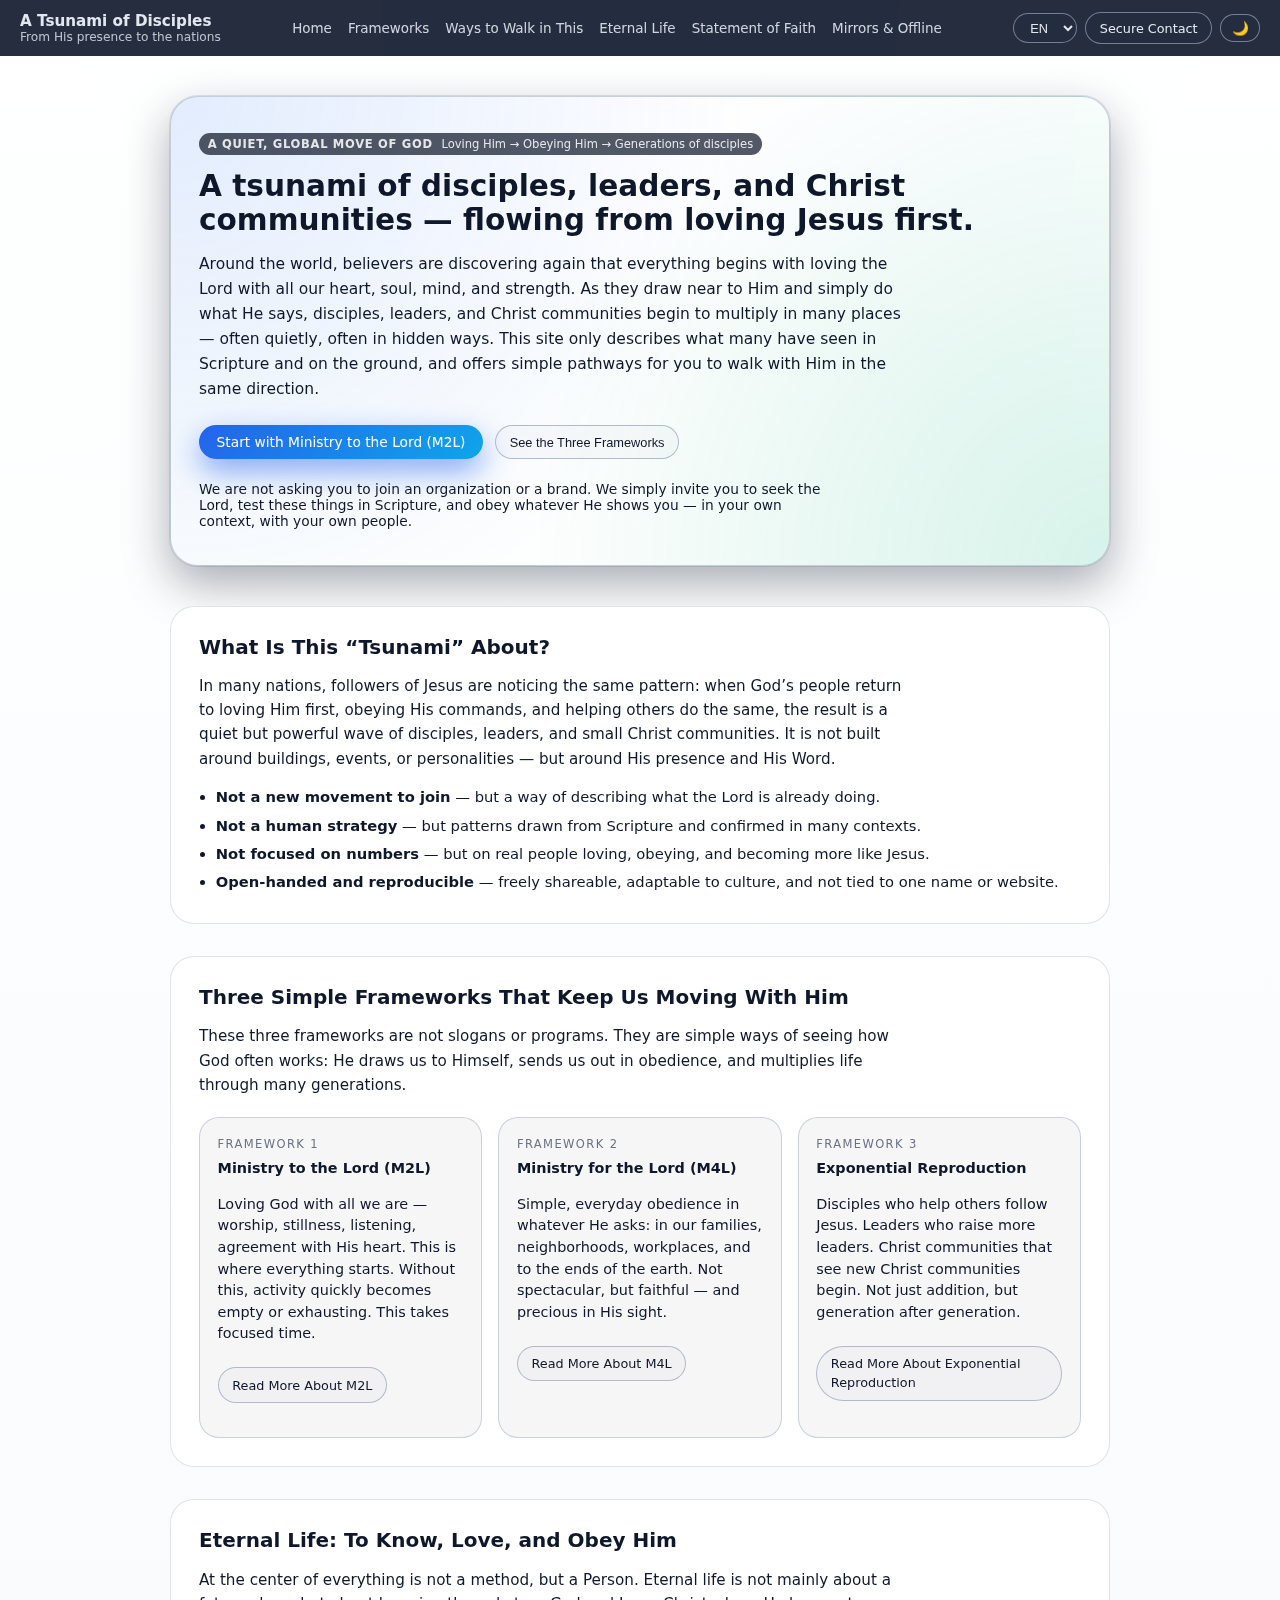
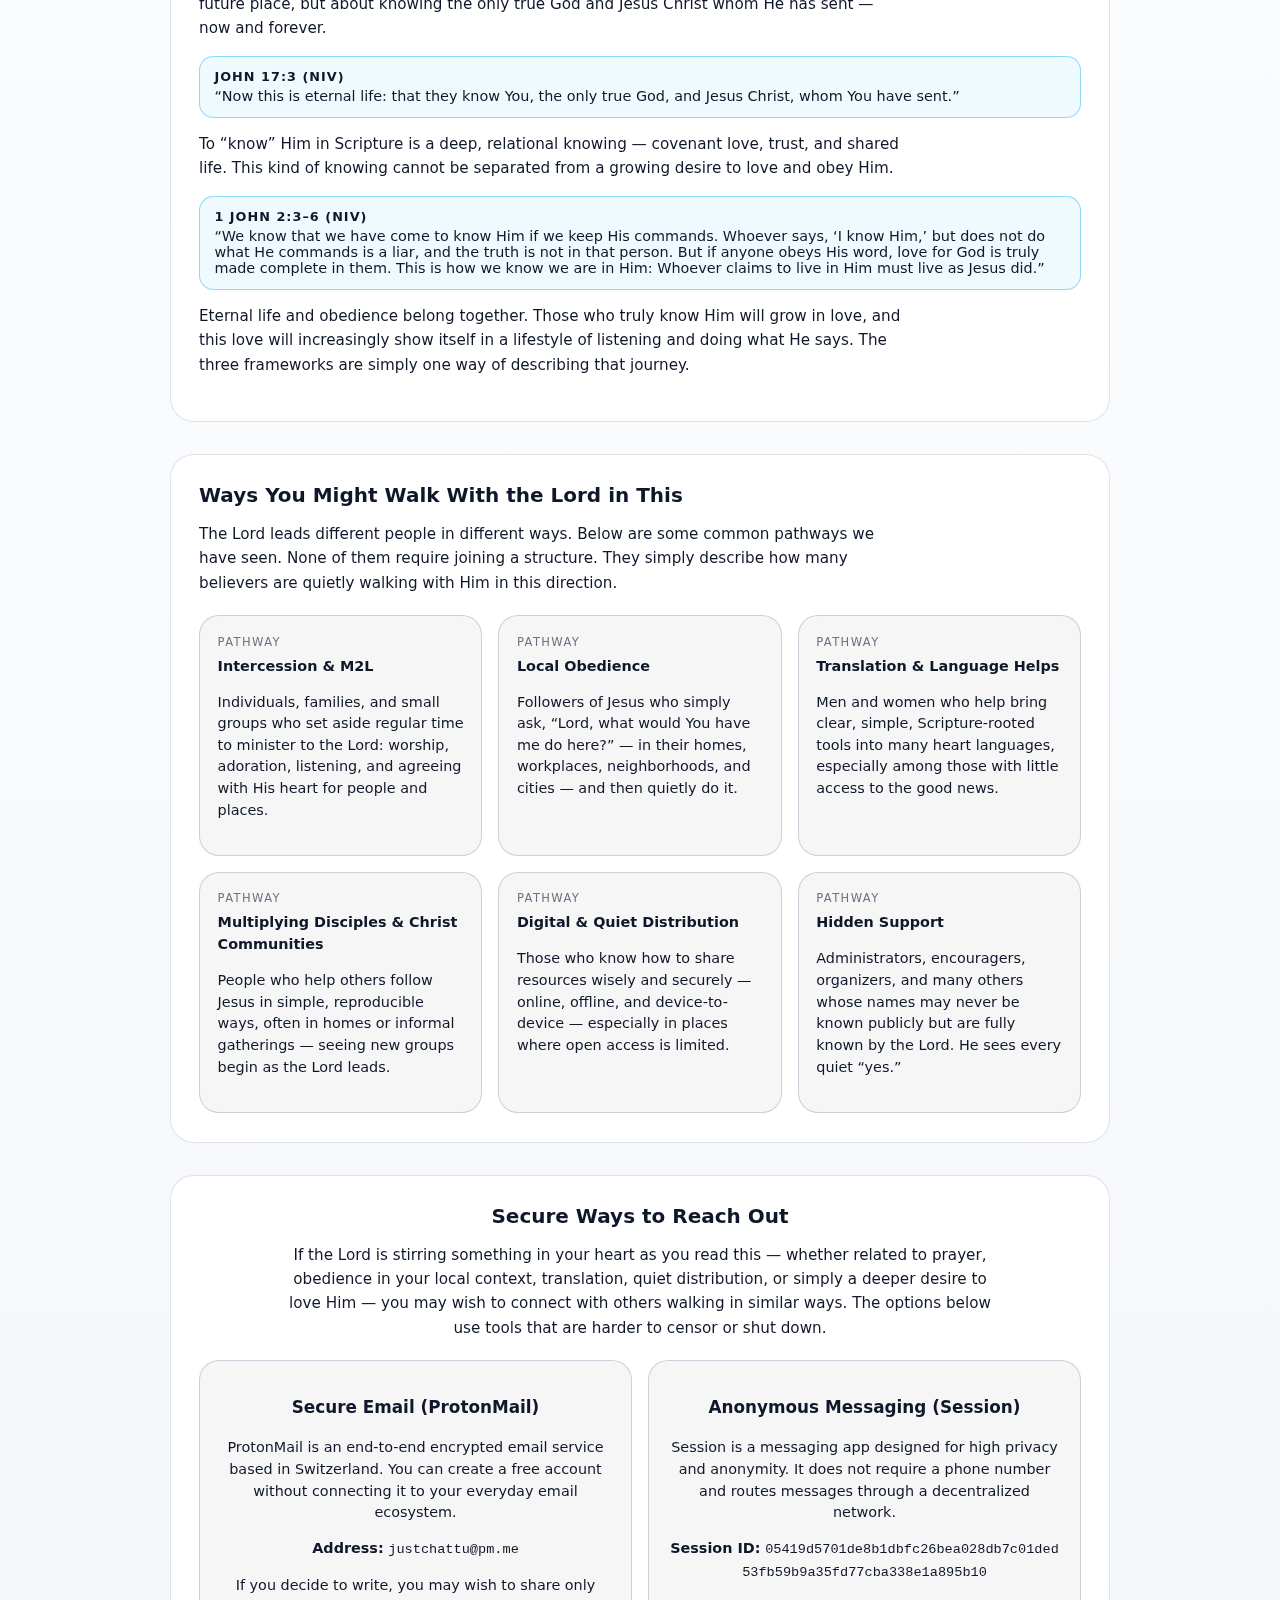
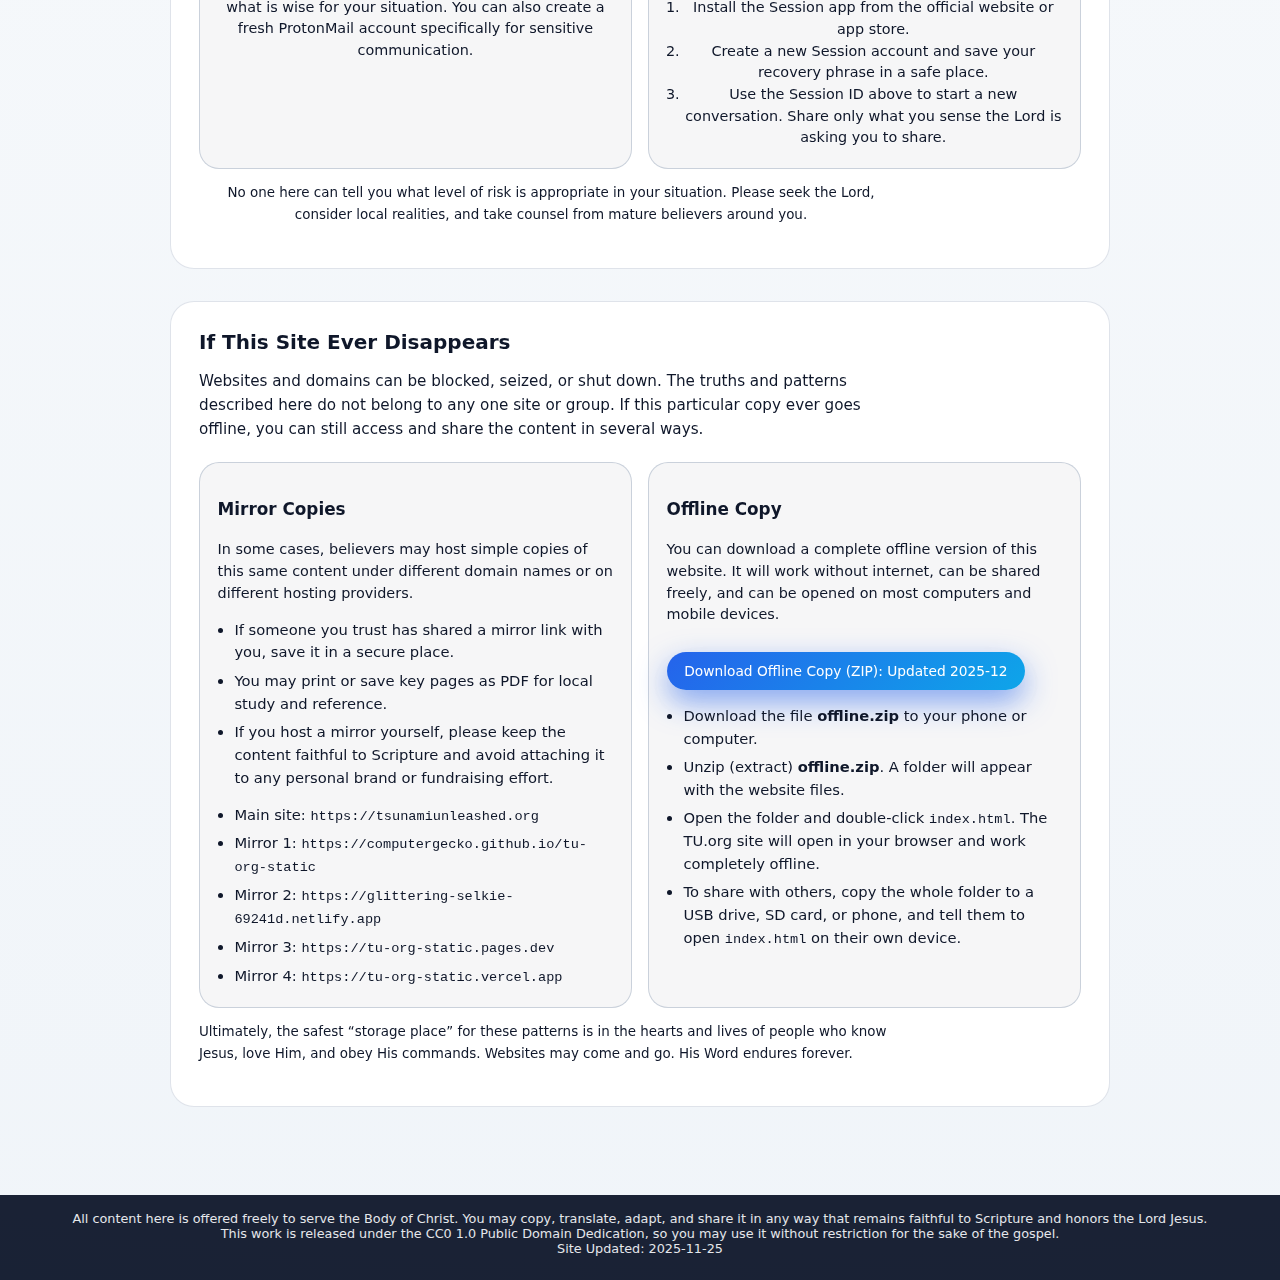
<file: index.html>
<!DOCTYPE html>
<html lang="en">
<head>
  <meta charset="UTF-8" />
  <title data-i18n="meta.title">
    A Tsunami of Disciples, Leaders, and Christ Communities
  </title>
  <meta
    name="viewport"
    content="width=device-width, initial-scale=1"
  />
  <meta
    name="description"
    data-i18n="meta.description"
    content="A simple explanation of how the Lord is raising a Spirit-led tsunami of disciples, leaders, and Christ communities, and how you might walk with Him in it."
  />
  <link rel="stylesheet" href="styles.css" />
</head>
<body>
  <header>
    <nav class="nav">
      <div class="nav-left">
        <div class="nav-title-wrap">
          <div class="nav-title" data-i18n="brand.name">
            A Tsunami of Disciples
          </div>
          <div class="nav-subtitle" data-i18n="brand.tagline">
            From His presence to the nations
          </div>
        </div>
      </div>
<div class="nav-links">
  <a href="#top" data-i18n="nav.home">Home</a>
  <a href="#frameworks" data-i18n="nav.frameworks">Frameworks</a>
  <a href="#roles" data-i18n="nav.roles">Ways to Walk in This</a>
  <a href="#eternal-life" data-i18n="nav.eternal_life">Eternal Life</a>
  <a href="4.html">Statement of Faith</a>
  <a href="#resilience" data-i18n="nav.resilience">Mirrors &amp; Offline</a>
</div>
      <div class="nav-cta">
        <select id="lang-switch" class="btn-ghost" style="padding:0.35rem 0.75rem; font-size:0.8rem;">
          <option value="en">EN</option>
          <option value="hi">HI</option>
        </select>
        <a class="btn-ghost" href="#contact" data-i18n="nav.contact">Secure Contact</a>
        <button class="btn-icon" id="theme-toggle" aria-label="Toggle dark mode">🌙</button>
      </div>
    </nav>
  </header>

  <div id="top" class="page-shell">
    <main class="inner">

      <!-- HERO -->
      <section class="hero">
        <div class="hero-tag">
          <span data-i18n="hero.tag.primary">A quiet, global move of God</span>
          <span data-i18n="hero.tag.secondary">Loving Him → Obeying Him → Generations of disciples</span>
        </div>

        <h1 class="hero-heading" data-i18n="hero.title">
          A tsunami of disciples, leaders, and Christ communities — flowing from loving Jesus first.
        </h1>

        <p class="hero-sub" data-i18n="hero.subtitle">
          Around the world, believers are discovering again that everything begins with loving the Lord
          with all our heart, soul, mind, and strength. As they draw near to Him and simply do what He
          says, disciples, leaders, and Christ communities begin to multiply in many places — often quietly,
          often in hidden ways. This site only describes what many have seen in Scripture and on the ground,
          and offers simple pathways for you to walk with Him in the same direction.
        </p>

        <div class="hero-actions">
          <a class="btn btn-primary" href="1.html" data-i18n="hero.cta_primary">
            Start with Ministry to the Lord (M2L)
          </a>
          <button class="btn btn-ghost" data-scroll="#frameworks" data-i18n="hero.cta_secondary">
            See the Three Frameworks
          </button>
        </div>

        <div class="hero-note" data-i18n="hero.note">
          We are not asking you to join an organization or a brand. We simply invite you to seek the Lord,
          test these things in Scripture, and obey whatever He shows you — in your own context, with your own people.
        </div>
      </section>

      <!-- WHAT IS -->
      <section id="what">
        <div class="section-block">
          <h2 class="section-heading" data-i18n="what.heading">What Is This “Tsunami” About?</h2>
          <p class="section-intro" data-i18n="what.intro">
            In many nations, followers of Jesus are noticing the same pattern: when God’s people return
            to loving Him first, obeying His commands, and helping others do the same, the result is a
            quiet but powerful wave of disciples, leaders, and small Christ communities. It is not built
            around buildings, events, or personalities — but around His presence and His Word.
          </p>
          <ul class="section-list">
            <li data-i18n="what.li1">
              <strong>Not a new movement to join</strong> — but a way of describing what the Lord is already doing.
            </li>
            <li data-i18n="what.li2">
              <strong>Not a human strategy</strong> — but patterns drawn from Scripture and confirmed in many contexts.
            </li>
            <li data-i18n="what.li3">
              <strong>Not focused on numbers</strong> — but on real people loving, obeying, and becoming more like Jesus.
            </li>
            <li data-i18n="what.li4">
              <strong>Open-handed and reproducible</strong> — freely shareable, adaptable to culture, and not tied to one name or website.
            </li>
          </ul>
        </div>
      </section>

      <!-- FRAMEWORKS -->
      <section id="frameworks">
        <div class="section-block">
          <h2 class="section-heading" data-i18n="frameworks.heading">
            Three Simple Frameworks That Keep Us Moving With Him
          </h2>
          <p class="section-intro" data-i18n="frameworks.intro">
            These three frameworks are not slogans or programs. They are simple ways of seeing how God often
            works: He draws us to Himself, sends us out in obedience, and multiplies life through many generations.
          </p>

          <div class="grid-3">
            <div class="card">
              <div class="card-label" data-i18n="frameworks.m2l.label">Framework 1</div>
              <div class="card-title" data-i18n="frameworks.m2l.title">Ministry to the Lord (M2L)</div>
              <p data-i18n="frameworks.m2l.body">
                Loving God with all we are — worship, stillness, listening, agreement with His heart. This
                is where everything starts. Without this, activity quickly becomes empty or exhausting. This takes focused time.
              </p>
              <p>
                <a href="1.html" class="btn btn-ghost" style="margin-top:0.5rem;" data-i18n="frameworks.m2l.button">
                  Read More About M2L
                </a>
              </p>
            </div>

            <div class="card">
              <div class="card-label" data-i18n="frameworks.m4l.label">Framework 2</div>
              <div class="card-title" data-i18n="frameworks.m4l.title">Ministry for the Lord (M4L)</div>
              <p data-i18n="frameworks.m4l.body">
                Simple, everyday obedience in whatever He asks: in our families, neighborhoods, workplaces,
                and to the ends of the earth. Not spectacular, but faithful — and precious in His sight.
              </p>
              <p>
                <a href="2.html" class="btn btn-ghost" style="margin-top:0.5rem;" data-i18n="frameworks.m4l.button">
                  Read More About M4L
                </a>
              </p>
            </div>

            <div class="card">
              <div class="card-label" data-i18n="frameworks.exp.label">Framework 3</div>
              <div class="card-title" data-i18n="frameworks.exp.title">Exponential Reproduction</div>
              <p data-i18n="frameworks.exp.body">
                Disciples who help others follow Jesus. Leaders who raise more leaders. Christ communities
                that see new Christ communities begin. Not just addition, but generation after generation.
              </p>
              <p>
                <a href="3.html" class="btn btn-ghost" style="margin-top:0.5rem;" data-i18n="frameworks.exp.button">
                  Read More About Exponential Reproduction
                </a>
              </p>
            </div>
          </div>
        </div>
      </section>

      <!-- ETERNAL LIFE -->
      <section id="eternal-life">
        <div class="section-block">
          <h2 class="section-heading" data-i18n="eternal.heading">
            Eternal Life: To Know, Love, and Obey Him
          </h2>
          <p class="section-intro" data-i18n="eternal.intro">
            At the center of everything is not a method, but a Person. Eternal life is not mainly about a
            future place, but about knowing the only true God and Jesus Christ whom He has sent — now and forever.
          </p>

          <div class="scripture-callout">
            <div class="scripture-ref" data-i18n="eternal.john173.ref">John 17:3 (NIV)</div>
            <div data-i18n="eternal.john173.text">
              “Now this is eternal life: that they know You, the only true God, and Jesus Christ, whom You have sent.”
            </div>
          </div>

          <p class="section-intro" style="margin-top:0.85rem;" data-i18n="eternal.mid">
            To “know” Him in Scripture is a deep, relational knowing — covenant love, trust, and shared life.
            This kind of knowing cannot be separated from a growing desire to love and obey Him.
          </p>

          <div class="scripture-callout">
            <div class="scripture-ref" data-i18n="eternal.1john.ref">1 John 2:3–6 (NIV)</div>
            <div data-i18n="eternal.1john.text">
              “We know that we have come to know Him if we keep His commands. Whoever says, ‘I know Him,’ but does not
              do what He commands is a liar, and the truth is not in that person. But if anyone obeys His word, love
              for God is truly made complete in them. This is how we know we are in Him: Whoever claims to live in Him
              must live as Jesus did.”
            </div>
          </div>

          <p class="section-intro" style="margin-top:0.85rem;" data-i18n="eternal.outro">
            Eternal life and obedience belong together. Those who truly know Him will grow in love, and this love
            will increasingly show itself in a lifestyle of listening and doing what He says. The three frameworks
            are simply one way of describing that journey.
          </p>
        </div>
      </section>

      <!-- ROLES -->
      <section id="roles">
        <div class="section-block">
          <h2 class="section-heading" data-i18n="roles.heading">
            Ways You Might Walk With the Lord in This
          </h2>
          <p class="section-intro" data-i18n="roles.intro">
            The Lord leads different people in different ways. Below are some common pathways we have seen.
            None of them require joining a structure. They simply describe how many believers are quietly
            walking with Him in this direction.
          </p>

          <div class="grid-3">
            <div class="card">
              <div class="card-label" data-i18n="roles.card1.label">Pathway</div>
              <div class="card-title" data-i18n="roles.card1.title">Intercession &amp; M2L</div>
              <p data-i18n="roles.card1.body">
                Individuals, families, and small groups who set aside regular time to minister to the Lord:
                worship, adoration, listening, and agreeing with His heart for people and places.
              </p>
            </div>

            <div class="card">
              <div class="card-label" data-i18n="roles.card2.label">Pathway</div>
              <div class="card-title" data-i18n="roles.card2.title">Local Obedience</div>
              <p data-i18n="roles.card2.body">
                Followers of Jesus who simply ask, “Lord, what would You have me do here?” — in their homes,
                workplaces, neighborhoods, and cities — and then quietly do it.
              </p>
            </div>

            <div class="card">
              <div class="card-label" data-i18n="roles.card3.label">Pathway</div>
              <div class="card-title" data-i18n="roles.card3.title">Translation &amp; Language Helps</div>
              <p data-i18n="roles.card3.body">
                Men and women who help bring clear, simple, Scripture-rooted tools into many heart languages,
                especially among those with little access to the good news.
              </p>
            </div>

            <div class="card">
              <div class="card-label" data-i18n="roles.card4.label">Pathway</div>
              <div class="card-title" data-i18n="roles.card4.title">Multiplying Disciples &amp; Christ Communities</div>
              <p data-i18n="roles.card4.body">
                People who help others follow Jesus in simple, reproducible ways, often in homes or informal
                gatherings — seeing new groups begin as the Lord leads.
              </p>
            </div>

            <div class="card">
              <div class="card-label" data-i18n="roles.card5.label">Pathway</div>
              <div class="card-title" data-i18n="roles.card5.title">Digital &amp; Quiet Distribution</div>
              <p data-i18n="roles.card5.body">
                Those who know how to share resources wisely and securely — online, offline, and device-to-device —
                especially in places where open access is limited.
              </p>
            </div>

            <div class="card">
              <div class="card-label" data-i18n="roles.card6.label">Pathway</div>
              <div class="card-title" data-i18n="roles.card6.title">Hidden Support</div>
              <p data-i18n="roles.card6.body">
                Administrators, encouragers, organizers, and many others whose names may never be known
                publicly but are fully known by the Lord. He sees every quiet “yes.”
              </p>
            </div>
          </div>
        </div>
      </section>

      <!-- SECURE CONTACT -->
      <section id="contact">
        <div class="section-block cta-section">
          <h2 class="section-heading" data-i18n="contact.heading">
            Secure Ways to Reach Out
          </h2>
          <p class="section-intro" style="margin-left:auto;margin-right:auto;" data-i18n="contact.intro">
            If the Lord is stirring something in your heart as you read this — whether related to prayer,
            obedience in your local context, translation, quiet distribution, or simply a deeper desire
            to love Him — you may wish to connect with others walking in similar ways. The options below
            use tools that are harder to censor or shut down.
          </p>

          <div class="contact-options">
            <div class="contact-card">
              <h3 data-i18n="contact.proton.heading">Secure Email (ProtonMail)</h3>
              <p data-i18n="contact.proton.text">
                ProtonMail is an end-to-end encrypted email service based in Switzerland. You can create a
                free account without connecting it to your everyday email ecosystem.
              </p>
              <p>
                <strong data-i18n="contact.proton.address_label">Address:</strong>
                <span class="mono">justchattu@pm.me</span>
              </p>
              <p data-i18n="contact.proton.note">
                If you decide to write, you may wish to share only what is wise for your situation.
                You can also create a fresh ProtonMail account specifically for sensitive communication.
              </p>
            </div>

            <div class="contact-card">
              <h3 data-i18n="contact.session.heading">Anonymous Messaging (Session)</h3>
              <p data-i18n="contact.session.text">
                Session is a messaging app designed for high privacy and anonymity. It does not require a
                phone number and routes messages through a decentralized network.
              </p>
              <p>
                <strong data-i18n="contact.session.id_label">Session ID:</strong>
                <span class="mono">
                  05419d5701de8b1dbfc26bea028db7c01ded53fb59b9a35fd77cba338e1a895b10
                </span>
              </p>
              <ol class="contact-steps">
                <li data-i18n="contact.session.step1">
                  Install the Session app from the official website or app store.
                </li>
                <li data-i18n="contact.session.step2">
                  Create a new Session account and save your recovery phrase in a safe place.
                </li>
                <li data-i18n="contact.session.step3">
                  Use the Session ID above to start a new conversation. Share only what you sense
                  the Lord is asking you to share.
                </li>
              </ol>
            </div>
          </div>

          <p class="section-intro small" data-i18n="contact.disclaimer">
            No one here can tell you what level of risk is appropriate in your situation. Please seek the
            Lord, consider local realities, and take counsel from mature believers around you.
          </p>
        </div>
      </section>

      <!-- RESILIENCE / MIRRORS & OFFLINE -->
      <section id="resilience">
        <div class="section-block">
          <h2 class="section-heading" data-i18n="resilience.heading">
            If This Site Ever Disappears
          </h2>
          <p class="section-intro" data-i18n="resilience.intro">
            Websites and domains can be blocked, seized, or shut down. The truths and patterns described
            here do not belong to any one site or group. If this particular copy ever goes offline, you
            can still access and share the content in several ways.
          </p>

          <div class="grid-2">
            <div class="card">
              <h3 data-i18n="resilience.mirrors.heading">Mirror Copies</h3>
              <p data-i18n="resilience.mirrors.text">
                In some cases, believers may host simple copies of this same content under different
                domain names or on different hosting providers.
              </p>
              <ul class="section-list">
                <li data-i18n="resilience.mirrors.li1">
                  If someone you trust has shared a mirror link with you, save it in a secure place.
                </li>
                <li data-i18n="resilience.mirrors.li2">
                  You may print or save key pages as PDF for local study and reference.
                </li>
                <li data-i18n="resilience.mirrors.li3">
                  If you host a mirror yourself, please keep the content faithful to Scripture and
                  avoid attaching it to any personal brand or fundraising effort.
                </li>
              </ul>
          <ul class="section-list">
  <li>
    Main site:
    <a href="https://tsunamiunleashed.org" target="_blank">
      <code>https://tsunamiunleashed.org</code>
    </a>
  </li>

  <li>
    Mirror 1:
    <a href="https://computergecko.github.io/tu-org-static" target="_blank">
      <code>https://computergecko.github.io/tu-org-static</code>
    </a>
  </li>

  <li>
    Mirror 2:
    <a href="https://glittering-selkie-69241d.netlify.app" target="_blank">
      <code>https://glittering-selkie-69241d.netlify.app</code>
    </a>
  </li>

  <li>
    Mirror 3:
    <a href="https://tu-org-static.pages.dev" target="_blank">
      <code>https://tu-org-static.pages.dev</code>
    </a>
  </li>

  <li>
    Mirror 4:
    <a href="https://tu-org-static.vercel.app" target="_blank">
      <code>https://tu-org-static.vercel.app</code>
    </a>
  </li>
</ul>


            </div>

<div class="card">
  <h3 data-i18n="resilience.offline.heading">Offline Copy</h3>

  <p data-i18n="resilience.offline.text">
    You can download a complete offline version of this website. It will work without internet,
    can be shared freely, and can be opened on most computers and mobile devices.
  </p>

  <a href="202512offline.zip" download class="btn btn-primary" style="margin-top:0.75rem;">
    Download Offline Copy (ZIP): Updated 2025-12
  </a>

  <ul class="section-list" style="margin-top:0.9rem;">
    <li data-i18n="resilience.offline.li1">
      Download the file <strong>offline.zip</strong> to your phone or computer.
    </li>
    <li data-i18n="resilience.offline.li2">
      Unzip (extract) <strong>offline.zip</strong>. A folder will appear with the website files.
    </li>
    <li data-i18n="resilience.offline.li3">
      Open the folder and double-click <code>index.html</code>. The TU.org site will open in your browser
      and work completely offline.
    </li>
    <li data-i18n="resilience.offline.li4">
      To share with others, copy the whole folder to a USB drive, SD card, or phone, and tell them to open
      <code>index.html</code> on their own device.
    </li>
  </ul>
</div>

          </div>

          <p class="section-intro small" data-i18n="resilience.outro">
            Ultimately, the safest “storage place” for these patterns is in the hearts and lives of people
            who know Jesus, love Him, and obey His commands. Websites may come and go. His Word endures forever.
          </p>
        </div>
      </section>

    </main>
  </div>

  <footer>
    <span data-i18n="footer.text">
    All content here is offered freely to serve the Body of Christ. You may copy, translate, adapt,
    and share it in any way that remains faithful to Scripture and honors the Lord Jesus.
    </br>This work is released under the CC0 1.0 Public Domain Dedication, so you may use it without
    restriction for the sake of the gospel.<br> Site Updated: 2025-11-25
    </span>
  </footer>

  <script src="js/i18n.js"></script>
  <script>
    // Theme toggle
    (function() {
      var stored = null;
      try { stored = localStorage.getItem("tu-theme"); } catch (e) {}
      if (stored === "dark") document.body.classList.add("dark");
      var btn = document.getElementById("theme-toggle");
      function syncIcon() {
        if (!btn) return;
        btn.textContent = document.body.classList.contains("dark") ? "☀️" : "🌙";
      }
      syncIcon();
      if (btn) {
        btn.addEventListener("click", function () {
          document.body.classList.toggle("dark");
          syncIcon();
          try {
            localStorage.setItem("tu-theme",
              document.body.classList.contains("dark") ? "dark" : "light");
          } catch (e) {}
        });
      }
    })();

    // Smooth scrolling for in-page buttons
    document.querySelectorAll("[data-scroll]").forEach(function (el) {
      el.addEventListener("click", function () {
        var target = document.querySelector(el.getAttribute("data-scroll"));
        if (target) {
          var top = target.getBoundingClientRect().top + window.pageYOffset - 80;
          window.scrollTo({ top: top, behavior: "smooth" });
        }
      });
    });
  </script>
</body>
</html>
</file>
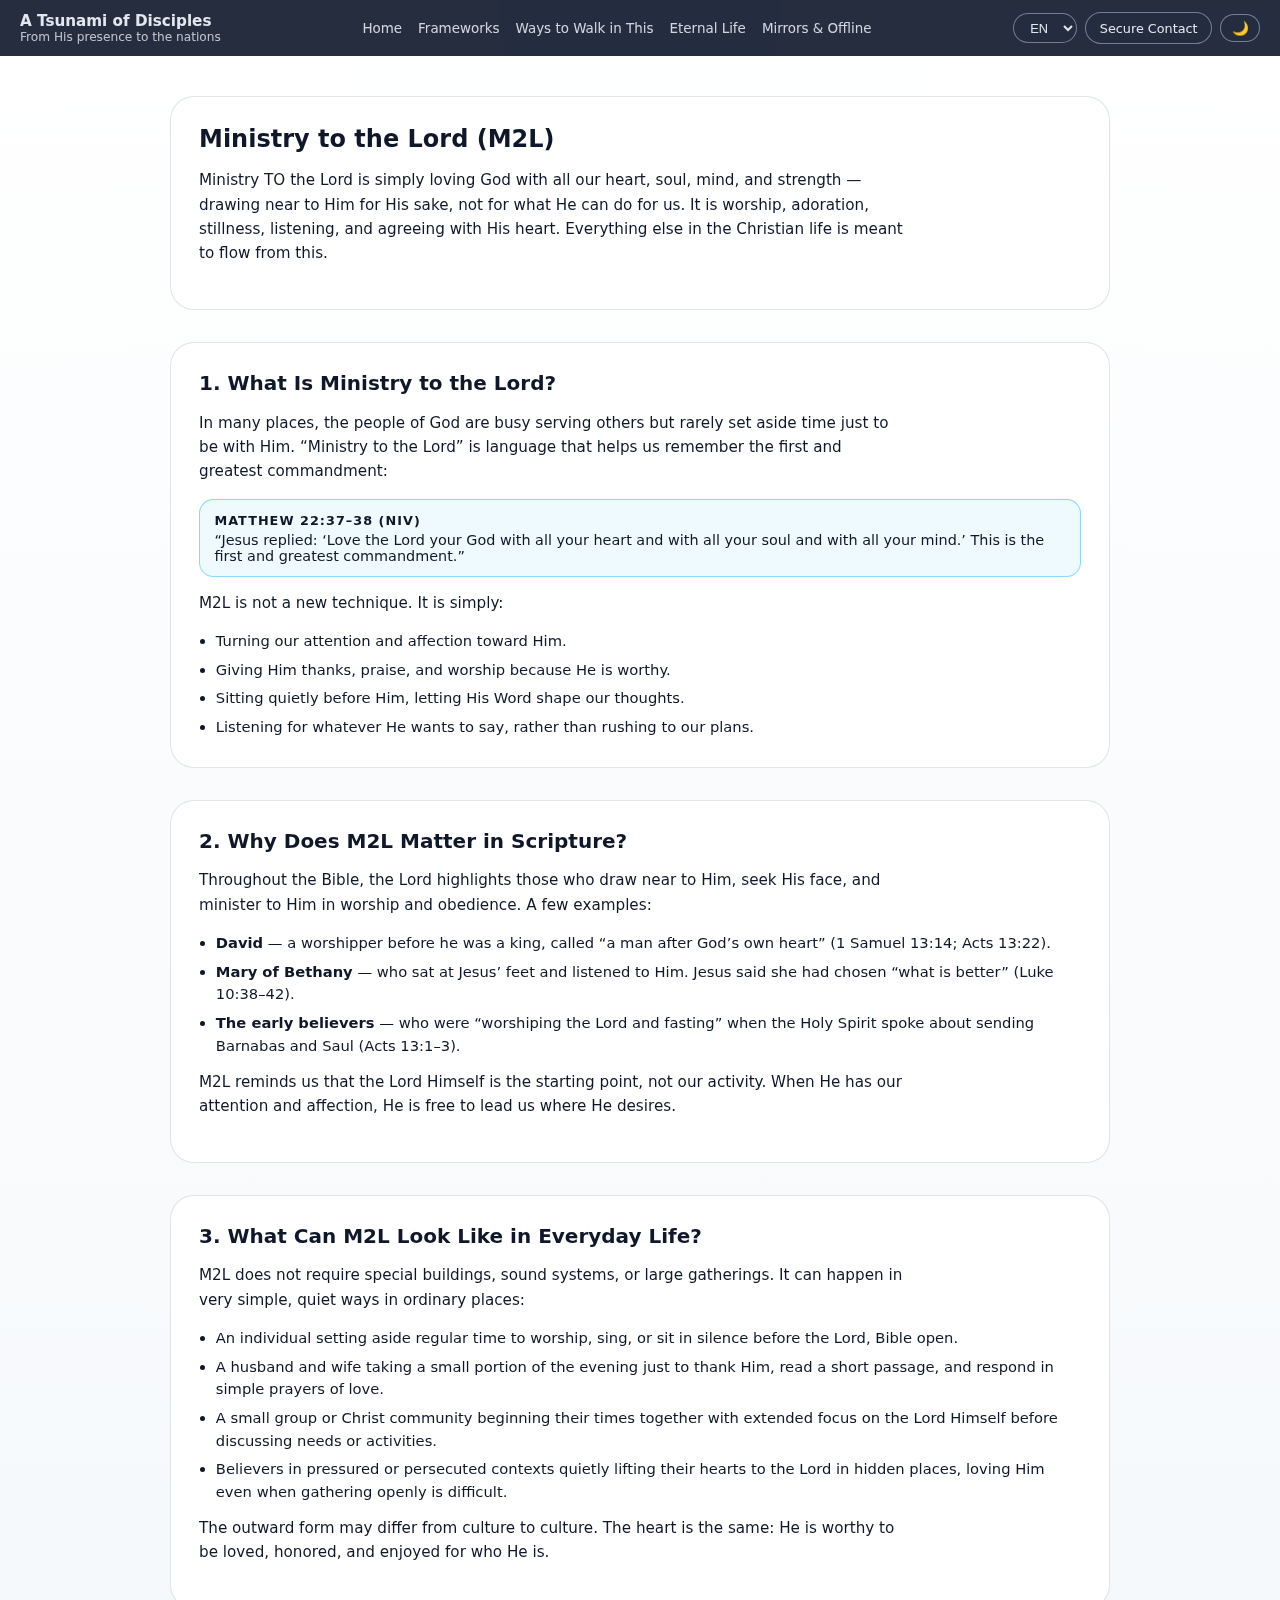
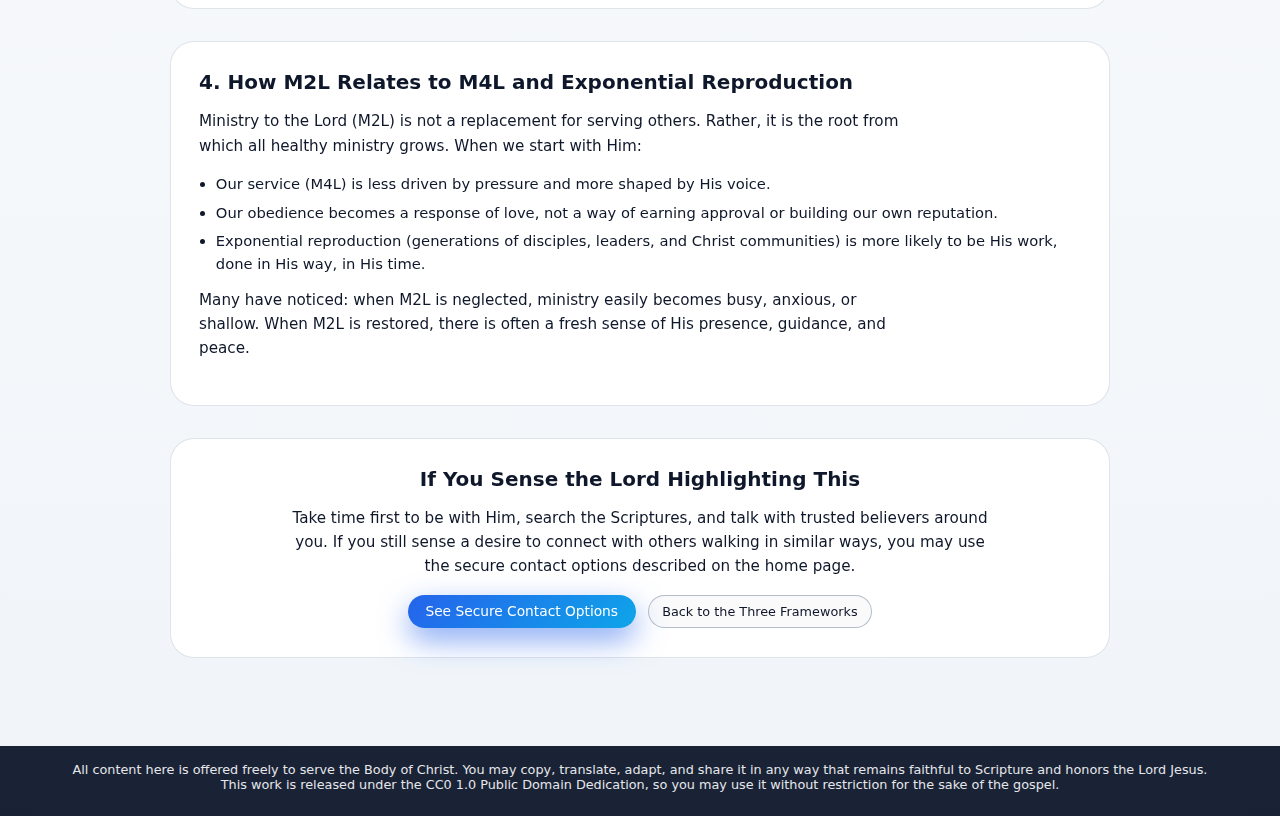
<file: 1.html>
<!DOCTYPE html>
<html lang="en">
<head>
  <meta charset="UTF-8" />
  <title>Ministry to the Lord (M2L)</title>
  <meta name="viewport" content="width=device-width, initial-scale=1" />
  <link rel="stylesheet" href="styles.css" />
</head>
<body>
  <header>
    <nav class="nav">
      <div class="nav-left">
        <div class="nav-title-wrap">
          <div class="nav-title">A Tsunami of Disciples</div>
          <div class="nav-subtitle">From His presence to the nations</div>
        </div>
      </div>
      <div class="nav-links">
        <a href="index.html#top">Home</a>
        <a href="index.html#frameworks">Frameworks</a>
        <a href="index.html#roles">Ways to Walk in This</a>
        <a href="index.html#eternal-life">Eternal Life</a>
        <a href="index.html#resilience">Mirrors &amp; Offline</a>
      </div>
      <div class="nav-cta">
        <select id="lang-switch" class="btn-ghost" style="padding:0.35rem 0.75rem; font-size:0.8rem;">
          <option value="en">EN</option>
          <option value="hi">HI</option>
        </select>
        <a class="btn-ghost" href="index.html#contact">Secure Contact</a>
        <button class="btn-icon" id="theme-toggle" aria-label="Toggle dark mode">🌙</button>
      </div>
    </nav>
  </header>

  <div class="page-shell">
    <main class="inner">
      <!-- MAIN CONTENT -->
      <section class="section-block">
        <h1 class="page-heading">Ministry to the Lord (M2L)</h1>
        <p class="section-intro">
          Ministry TO the Lord is simply loving God with all our heart, soul, mind, and strength —
          drawing near to Him for His sake, not for what He can do for us. It is worship, adoration, stillness,
          listening, and agreeing with His heart. Everything else in the Christian life is meant to flow from this.
        </p>
      </section>

      <section class="section-block">
        <h2 class="section-heading">1. What Is Ministry to the Lord?</h2>
        <p class="section-intro">
          In many places, the people of God are busy serving others but rarely set aside time just to be with Him.
          “Ministry to the Lord” is language that helps us remember the first and greatest commandment:
        </p>
        <div class="scripture-callout">
          <div class="scripture-ref">Matthew 22:37–38 (NIV)</div>
          <div>
            “Jesus replied: ‘Love the Lord your God with all your heart and with all your soul and with all your mind.’
            This is the first and greatest commandment.”
          </div>
        </div>
        <p class="section-intro" style="margin-top:0.85rem;">
          M2L is not a new technique. It is simply:
        </p>
        <ul class="section-list">
          <li>Turning our attention and affection toward Him.</li>
          <li>Giving Him thanks, praise, and worship because He is worthy.</li>
          <li>Sitting quietly before Him, letting His Word shape our thoughts.</li>
          <li>Listening for whatever He wants to say, rather than rushing to our plans.</li>
        </ul>
      </section>

      <section class="section-block">
        <h2 class="section-heading">2. Why Does M2L Matter in Scripture?</h2>
        <p class="section-intro">
          Throughout the Bible, the Lord highlights those who draw near to Him, seek His face, and minister
          to Him in worship and obedience. A few examples:
        </p>
        <ul class="section-list">
          <li>
            <strong>David</strong> — a worshipper before he was a king, called “a man after God’s own heart”
            (1 Samuel 13:14; Acts 13:22).
          </li>
          <li>
            <strong>Mary of Bethany</strong> — who sat at Jesus’ feet and listened to Him. Jesus said she had
            chosen “what is better” (Luke 10:38–42).
          </li>
          <li>
            <strong>The early believers</strong> — who were “worshiping the Lord and fasting” when the Holy Spirit
            spoke about sending Barnabas and Saul (Acts 13:1–3).
          </li>
        </ul>
        <p class="section-intro" style="margin-top:0.75rem;">
          M2L reminds us that the Lord Himself is the starting point, not our activity. When He has our attention
          and affection, He is free to lead us where He desires.
        </p>
      </section>

      <section class="section-block">
        <h2 class="section-heading">3. What Can M2L Look Like in Everyday Life?</h2>
        <p class="section-intro">
          M2L does not require special buildings, sound systems, or large gatherings. It can happen in very simple,
          quiet ways in ordinary places:
        </p>
        <ul class="section-list">
          <li>
            An individual setting aside regular time to worship, sing, or sit in silence before the Lord, Bible open.
          </li>
          <li>
            A husband and wife taking a small portion of the evening just to thank Him, read a short passage,
            and respond in simple prayers of love.
          </li>
          <li>
            A small group or Christ community beginning their times together with extended focus on the Lord Himself
            before discussing needs or activities.
          </li>
          <li>
            Believers in pressured or persecuted contexts quietly lifting their hearts to the Lord in hidden places,
            loving Him even when gathering openly is difficult.
          </li>
        </ul>
        <p class="section-intro" style="margin-top:0.75rem;">
          The outward form may differ from culture to culture. The heart is the same: He is worthy to be loved, honored,
          and enjoyed for who He is.
        </p>
      </section>

      <section class="section-block">
        <h2 class="section-heading">4. How M2L Relates to M4L and Exponential Reproduction</h2>
        <p class="section-intro">
          Ministry to the Lord (M2L) is not a replacement for serving others. Rather, it is the root from which all
          healthy ministry grows. When we start with Him:
        </p>
        <ul class="section-list">
          <li>Our service (M4L) is less driven by pressure and more shaped by His voice.</li>
          <li>
            Our obedience becomes a response of love, not a way of earning approval or building our own reputation.
          </li>
          <li>
            Exponential reproduction (generations of disciples, leaders, and Christ communities) is more likely to be
            His work, done in His way, in His time.
          </li>
        </ul>
        <p class="section-intro" style="margin-top:0.75rem;">
          Many have noticed: when M2L is neglected, ministry easily becomes busy, anxious, or shallow. When M2L is
          restored, there is often a fresh sense of His presence, guidance, and peace.
        </p>
      </section>

      <!-- SHARED CTA SECTION -->
      <section class="section-block cta-section">
        <h2 class="section-heading">If You Sense the Lord Highlighting This</h2>
        <p class="section-intro" style="margin-left:auto;margin-right:auto;">
          Take time first to be with Him, search the Scriptures, and talk with trusted believers around you.
          If you still sense a desire to connect with others walking in similar ways, you may use the secure
          contact options described on the home page.
        </p>
        <div class="cta-buttons">
          <a class="btn btn-primary" href="index.html#contact">See Secure Contact Options</a>
          <a class="btn btn-ghost" href="index.html#frameworks">Back to the Three Frameworks</a>
        </div>
      </section>
    </main>
  </div>

  <footer>
    <span>
    All content here is offered freely to serve the Body of Christ. You may copy, translate, adapt,
    and share it in any way that remains faithful to Scripture and honors the Lord Jesus.
    </br>This work is released under the CC0 1.0 Public Domain Dedication, so you may use it without
    restriction for the sake of the gospel.
    </span>
  </footer>

  <script src="js/i18n.js"></script>
  <script>
    (function() {
      var stored = null;
      try { stored = localStorage.getItem("tu-theme"); } catch (e) {}
      if (stored === "dark") document.body.classList.add("dark");
      var btn = document.getElementById("theme-toggle");
      function syncIcon() {
        if (!btn) return;
        btn.textContent = document.body.classList.contains("dark") ? "☀️" : "🌙";
      }
      syncIcon();
      if (btn) {
        btn.addEventListener("click", function () {
          document.body.classList.toggle("dark");
          syncIcon();
          try {
            localStorage.setItem("tu-theme",
              document.body.classList.contains("dark") ? "dark" : "light");
          } catch (e) {}
        });
      }
    })();
  </script>
</body>
</html>
</file>
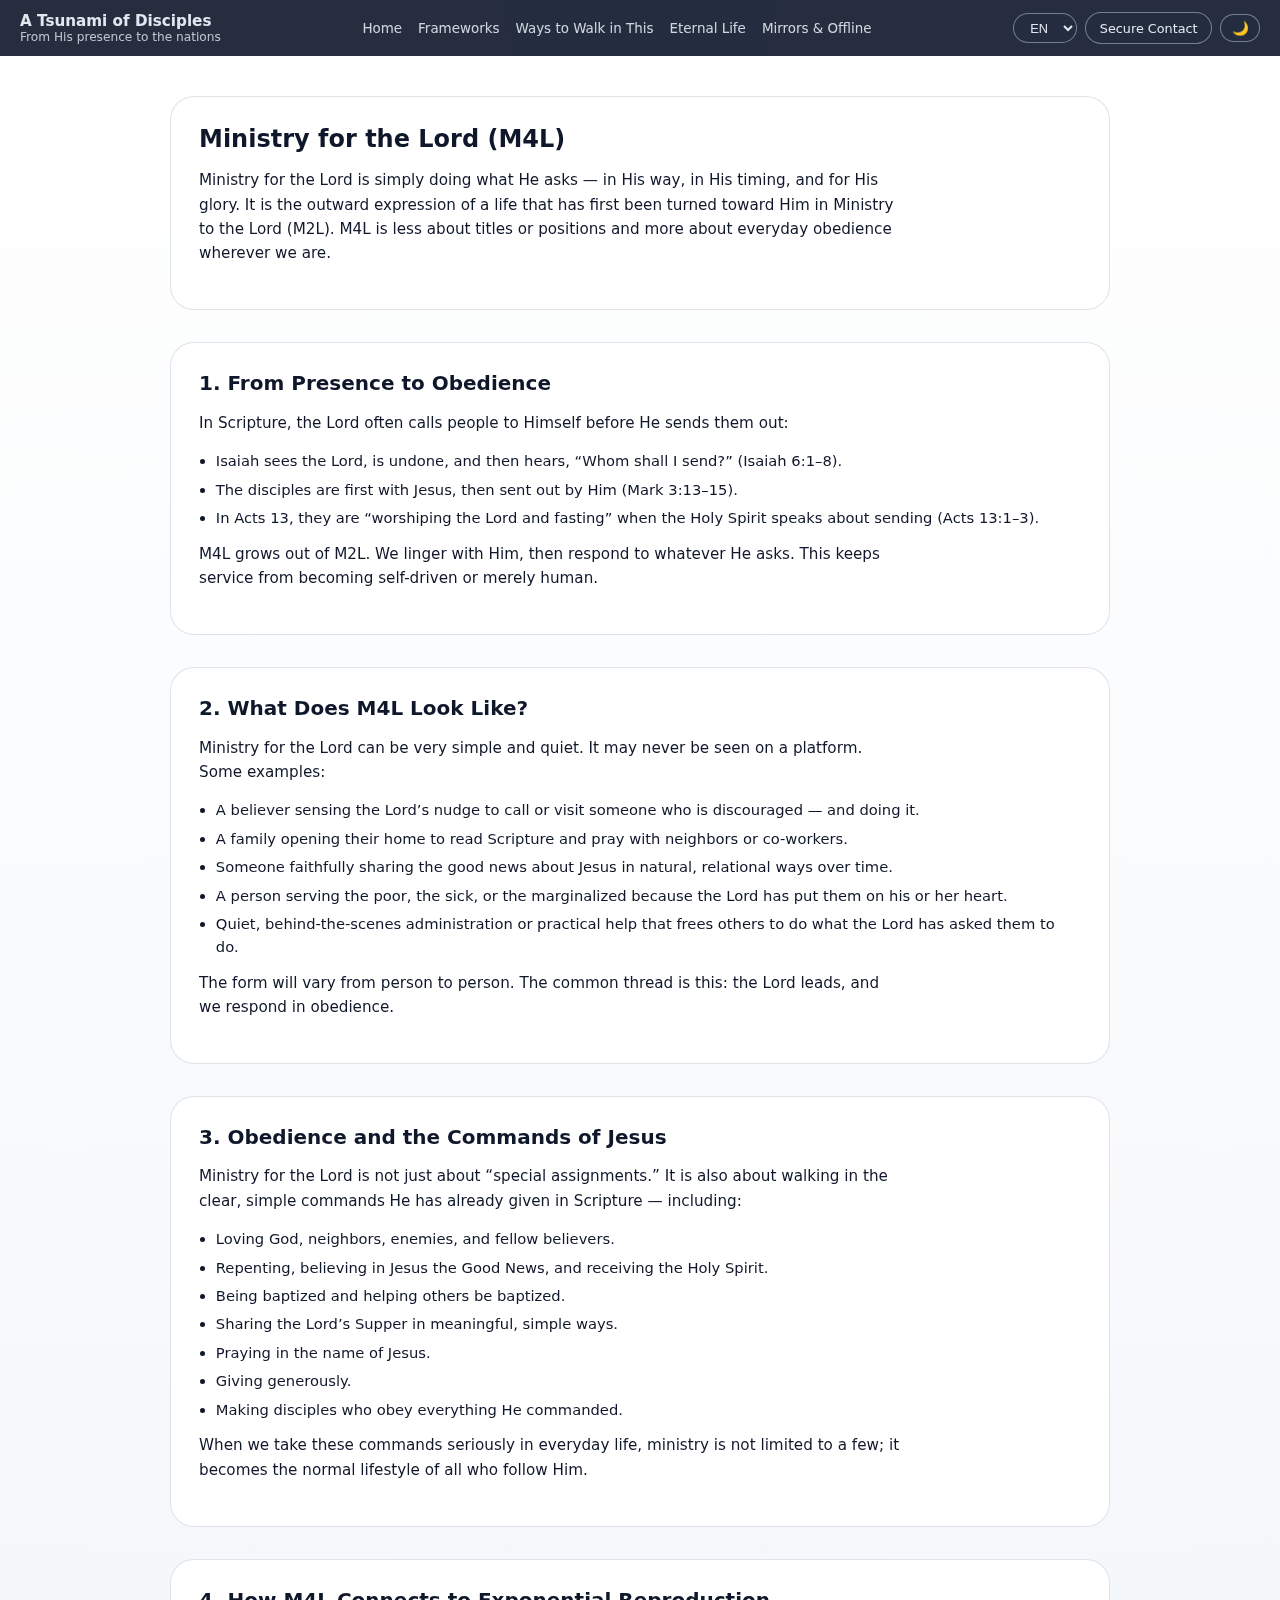
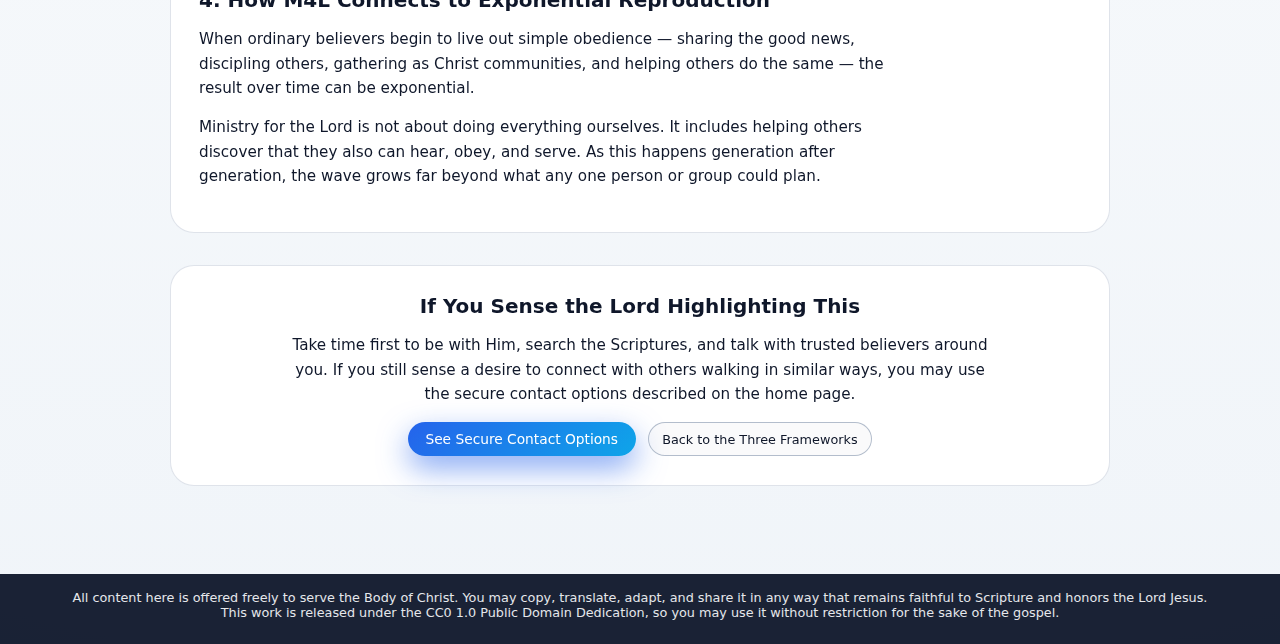
<file: 2.html>
<!DOCTYPE html>
<html lang="en">
<head>
  <meta charset="UTF-8" />
  <title>Ministry for the Lord (M4L)</title>
  <meta name="viewport" content="width=device-width, initial-scale=1" />
  <link rel="stylesheet" href="styles.css" />
</head>
<body>
  <header>
    <nav class="nav">
      <div class="nav-left">
        <div class="nav-title-wrap">
          <div class="nav-title">A Tsunami of Disciples</div>
          <div class="nav-subtitle">From His presence to the nations</div>
        </div>
      </div>
      <div class="nav-links">
        <a href="index.html#top">Home</a>
        <a href="index.html#frameworks">Frameworks</a>
        <a href="index.html#roles">Ways to Walk in This</a>
        <a href="index.html#eternal-life">Eternal Life</a>
        <a href="index.html#resilience">Mirrors &amp; Offline</a>
      </div>
      <div class="nav-cta">
        <select id="lang-switch" class="btn-ghost" style="padding:0.35rem 0.75rem; font-size:0.8rem;">
          <option value="en">EN</option>
          <option value="hi">HI</option>
        </select>
        <a class="btn-ghost" href="index.html#contact">Secure Contact</a>
        <button class="btn-icon" id="theme-toggle" aria-label="Toggle dark mode">🌙</button>
      </div>
    </nav>
  </header>

  <div class="page-shell">
    <main class="inner">
      <!-- MAIN CONTENT -->
      <section class="section-block">
        <h1 class="page-heading">Ministry for the Lord (M4L)</h1>
        <p class="section-intro">
          Ministry for the Lord is simply doing what He asks — in His way, in His timing, and for His glory.
          It is the outward expression of a life that has first been turned toward Him in Ministry to the Lord (M2L).
          M4L is less about titles or positions and more about everyday obedience wherever we are.
        </p>
      </section>

      <section class="section-block">
        <h2 class="section-heading">1. From Presence to Obedience</h2>
        <p class="section-intro">
          In Scripture, the Lord often calls people to Himself before He sends them out:
        </p>
        <ul class="section-list">
          <li>
            Isaiah sees the Lord, is undone, and then hears, “Whom shall I send?” (Isaiah 6:1–8).
          </li>
          <li>
            The disciples are first with Jesus, then sent out by Him (Mark 3:13–15).
          </li>
          <li>
            In Acts 13, they are “worshiping the Lord and fasting” when the Holy Spirit speaks about sending (Acts 13:1–3).
          </li>
        </ul>
        <p class="section-intro" style="margin-top:0.75rem;">
          M4L grows out of M2L. We linger with Him, then respond to whatever He asks. This keeps service from becoming
          self-driven or merely human.
        </p>
      </section>

      <section class="section-block">
        <h2 class="section-heading">2. What Does M4L Look Like?</h2>
        <p class="section-intro">
          Ministry for the Lord can be very simple and quiet. It may never be seen on a platform. Some examples:
        </p>
        <ul class="section-list">
          <li>
            A believer sensing the Lord’s nudge to call or visit someone who is discouraged — and doing it.
          </li>
          <li>
            A family opening their home to read Scripture and pray with neighbors or co-workers.
          </li>
          <li>
            Someone faithfully sharing the good news about Jesus in natural, relational ways over time.
          </li>
          <li>
            A person serving the poor, the sick, or the marginalized because the Lord has put them on his or her heart.
          </li>
          <li>
            Quiet, behind-the-scenes administration or practical help that frees others to do what the Lord
            has asked them to do.
          </li>
        </ul>
        <p class="section-intro" style="margin-top:0.75rem;">
          The form will vary from person to person. The common thread is this: the Lord leads, and we respond in obedience.
        </p>
      </section>

      <section class="section-block">
        <h2 class="section-heading">3. Obedience and the Commands of Jesus</h2>
        <p class="section-intro">
          Ministry for the Lord is not just about “special assignments.” It is also about walking in the clear, simple
          commands He has already given in Scripture — including:
        </p>
        <ul class="section-list">
          <li>Loving God, neighbors, enemies, and fellow believers.</li>
          <li>Repenting, believing in Jesus the Good News, and receiving the Holy Spirit.</li>
          <li>Being baptized and helping others be baptized.</li>
          <li>Sharing the Lord’s Supper in meaningful, simple ways.</li>
          <li>Praying in the name of Jesus.</li>
          <li>Giving generously.</li>
          <li>Making disciples who obey everything He commanded.</li>
        </ul>
        <p class="section-intro" style="margin-top:0.75rem;">
          When we take these commands seriously in everyday life, ministry is not limited to a few; it becomes the
          normal lifestyle of all who follow Him.
        </p>
      </section>

      <section class="section-block">
        <h2 class="section-heading">4. How M4L Connects to Exponential Reproduction</h2>
        <p class="section-intro">
          When ordinary believers begin to live out simple obedience — sharing the good news, discipling others,
          gathering as Christ communities, and helping others do the same — the result over time can be exponential.
        </p>
        <p class="section-intro" style="margin-top:0.5rem;">
          Ministry for the Lord is not about doing everything ourselves. It includes helping others discover that
          they also can hear, obey, and serve. As this happens generation after generation, the wave grows far
          beyond what any one person or group could plan.
        </p>
      </section>

      <!-- SHARED CTA SECTION -->
      <section class="section-block cta-section">
        <h2 class="section-heading">If You Sense the Lord Highlighting This</h2>
        <p class="section-intro" style="margin-left:auto;margin-right:auto;">
          Take time first to be with Him, search the Scriptures, and talk with trusted believers around you.
          If you still sense a desire to connect with others walking in similar ways, you may use the secure
          contact options described on the home page.
        </p>
        <div class="cta-buttons">
          <a class="btn btn-primary" href="index.html#contact">See Secure Contact Options</a>
          <a class="btn btn-ghost" href="index.html#frameworks">Back to the Three Frameworks</a>
        </div>
      </section>
    </main>
  </div>

  <footer>
    <span>
    All content here is offered freely to serve the Body of Christ. You may copy, translate, adapt,
    and share it in any way that remains faithful to Scripture and honors the Lord Jesus.
    </br>This work is released under the CC0 1.0 Public Domain Dedication, so you may use it without
    restriction for the sake of the gospel.
    </span>
  </footer>

  <script src="js/i18n.js"></script>
  <script>
    (function() {
      var stored = null;
      try { stored = localStorage.getItem("tu-theme"); } catch (e) {}
      if (stored === "dark") document.body.classList.add("dark");
      var btn = document.getElementById("theme-toggle");
      function syncIcon() {
        if (!btn) return;
        btn.textContent = document.body.classList.contains("dark") ? "☀️" : "🌙";
      }
      syncIcon();
      if (btn) {
        btn.addEventListener("click", function () {
          document.body.classList.toggle("dark");
          syncIcon();
          try {
            localStorage.setItem("tu-theme",
              document.body.classList.contains("dark") ? "dark" : "light");
          } catch (e) {}
        });
      }
    })();
  </script>
</body>
</html>
</file>
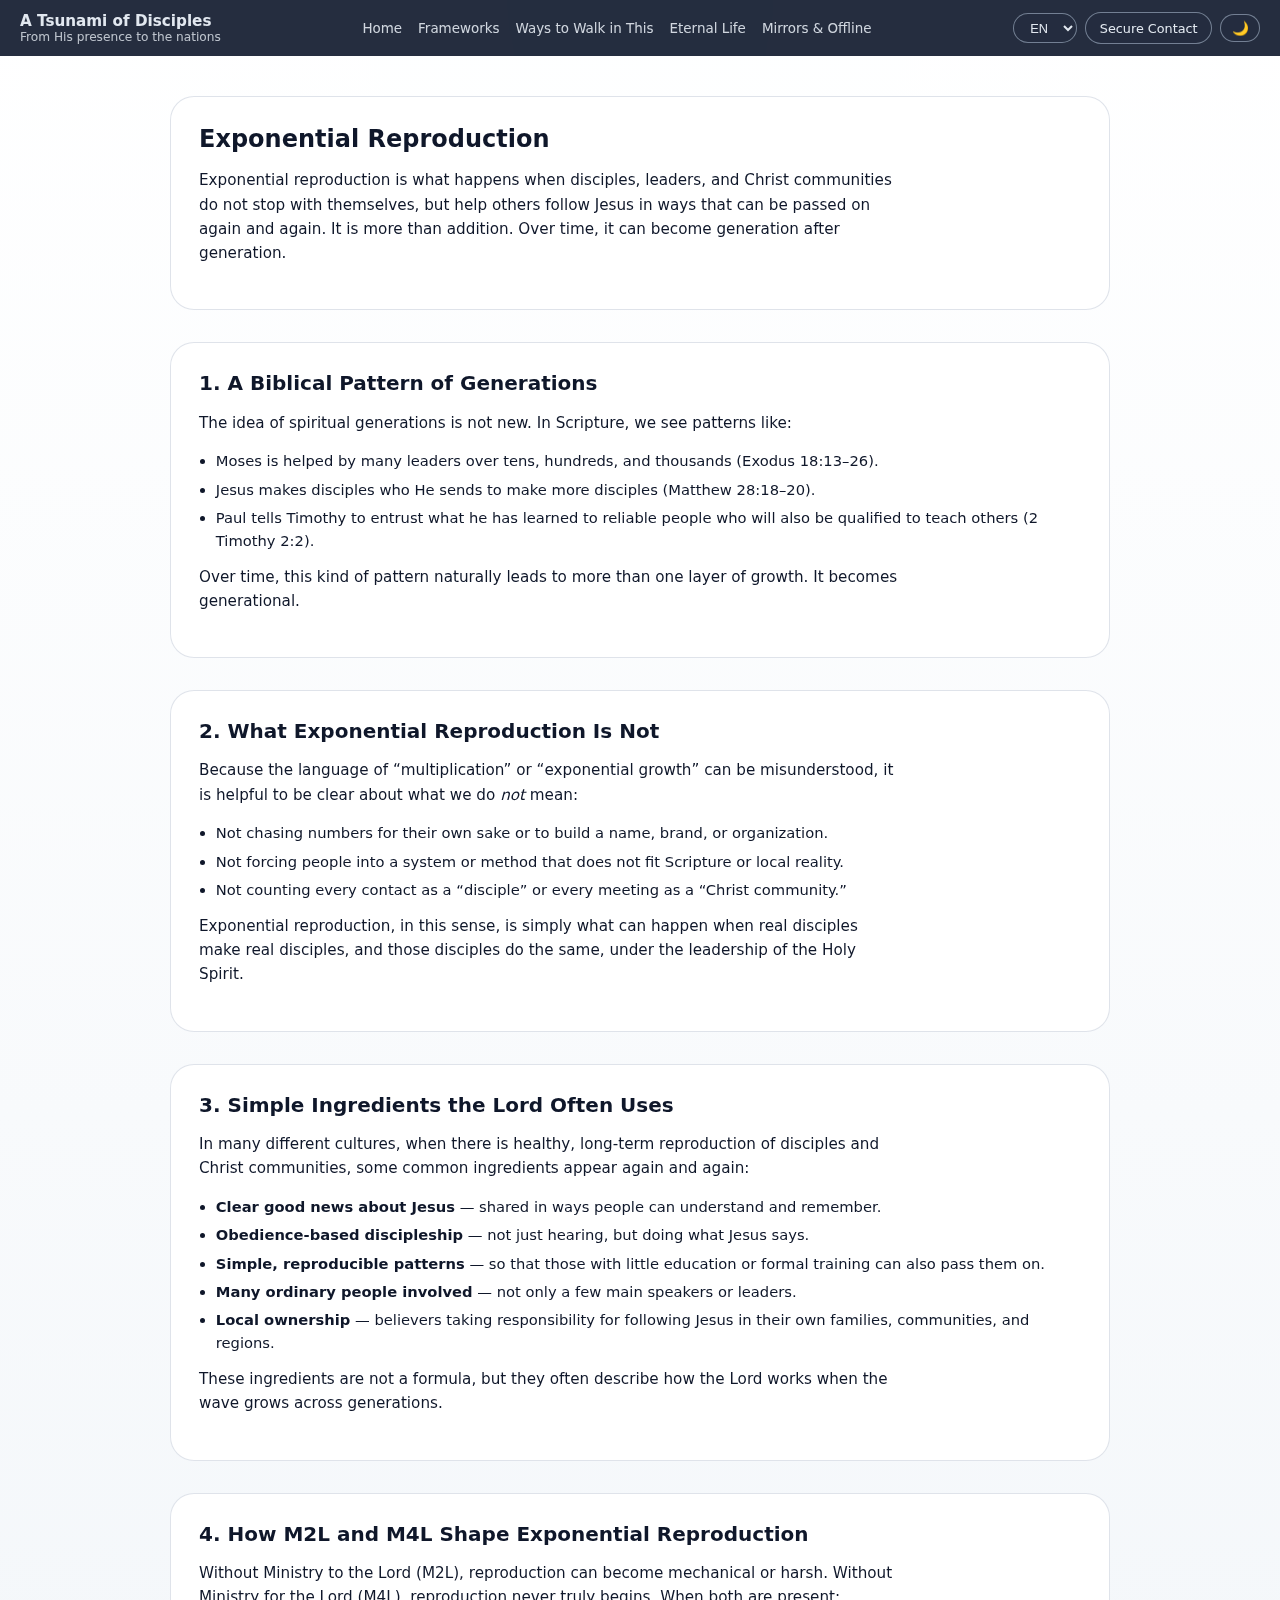
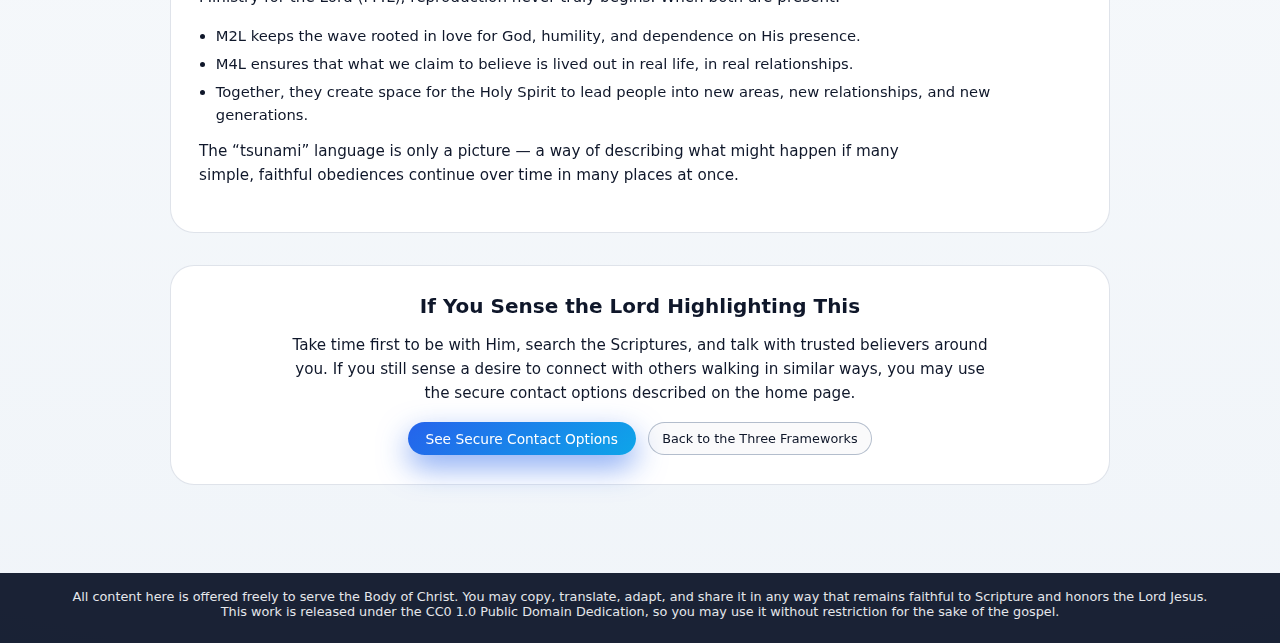
<file: 3.html>
<!DOCTYPE html>
<html lang="en">
<head>
  <meta charset="UTF-8" />
  <title>Exponential Reproduction</title>
  <meta name="viewport" content="width=device-width, initial-scale=1" />
  <link rel="stylesheet" href="styles.css" />
</head>
<body>
  <header>
    <nav class="nav">
      <div class="nav-left">
        <div class="nav-title-wrap">
          <div class="nav-title">A Tsunami of Disciples</div>
          <div class="nav-subtitle">From His presence to the nations</div>
        </div>
      </div>
      <div class="nav-links">
        <a href="index.html#top">Home</a>
        <a href="index.html#frameworks">Frameworks</a>
        <a href="index.html#roles">Ways to Walk in This</a>
        <a href="index.html#eternal-life">Eternal Life</a>
        <a href="index.html#resilience">Mirrors &amp; Offline</a>
      </div>
      <div class="nav-cta">
        <select id="lang-switch" class="btn-ghost" style="padding:0.35rem 0.75rem; font-size:0.8rem;">
          <option value="en">EN</option>
          <option value="hi">HI</option>
        </select>
        <a class="btn-ghost" href="index.html#contact">Secure Contact</a>
        <button class="btn-icon" id="theme-toggle" aria-label="Toggle dark mode">🌙</button>
      </div>
    </nav>
  </header>

  <div class="page-shell">
    <main class="inner">
      <!-- MAIN CONTENT -->
      <section class="section-block">
        <h1 class="page-heading">Exponential Reproduction</h1>
        <p class="section-intro">
          Exponential reproduction is what happens when disciples, leaders, and Christ communities do not stop
          with themselves, but help others follow Jesus in ways that can be passed on again and again. It is
          more than addition. Over time, it can become generation after generation.
        </p>
      </section>

      <section class="section-block">
        <h2 class="section-heading">1. A Biblical Pattern of Generations</h2>
        <p class="section-intro">
          The idea of spiritual generations is not new. In Scripture, we see patterns like:
        </p>
        <ul class="section-list">
          <li>
            Moses is helped by many leaders over tens, hundreds, and thousands (Exodus 18:13–26).
          </li>
          <li>
            Jesus makes disciples who He sends to make more disciples (Matthew 28:18–20).
          </li>
          <li>
            Paul tells Timothy to entrust what he has learned to reliable people who will also be qualified
            to teach others (2 Timothy 2:2).
          </li>
        </ul>
        <p class="section-intro" style="margin-top:0.75rem;">
          Over time, this kind of pattern naturally leads to more than one layer of growth. It becomes generational.
        </p>
      </section>

      <section class="section-block">
        <h2 class="section-heading">2. What Exponential Reproduction Is Not</h2>
        <p class="section-intro">
          Because the language of “multiplication” or “exponential growth” can be misunderstood, it is helpful
          to be clear about what we do <em>not</em> mean:
        </p>
        <ul class="section-list">
          <li>Not chasing numbers for their own sake or to build a name, brand, or organization.</li>
          <li>Not forcing people into a system or method that does not fit Scripture or local reality.</li>
          <li>Not counting every contact as a “disciple” or every meeting as a “Christ community.”</li>
        </ul>
        <p class="section-intro" style="margin-top:0.75rem;">
          Exponential reproduction, in this sense, is simply what can happen when real disciples make real disciples,
          and those disciples do the same, under the leadership of the Holy Spirit.
        </p>
      </section>

      <section class="section-block">
        <h2 class="section-heading">3. Simple Ingredients the Lord Often Uses</h2>
        <p class="section-intro">
          In many different cultures, when there is healthy, long-term reproduction of disciples and Christ communities,
          some common ingredients appear again and again:
        </p>
        <ul class="section-list">
          <li>
            <strong>Clear good news about Jesus</strong> — shared in ways people can understand and remember.
          </li>
          <li>
            <strong>Obedience-based discipleship</strong> — not just hearing, but doing what Jesus says.
          </li>
          <li>
            <strong>Simple, reproducible patterns</strong> — so that those with little education or formal training
            can also pass them on.
          </li>
          <li>
            <strong>Many ordinary people involved</strong> — not only a few main speakers or leaders.
          </li>
          <li>
            <strong>Local ownership</strong> — believers taking responsibility for following Jesus in their own
            families, communities, and regions.
          </li>
        </ul>
        <p class="section-intro" style="margin-top:0.75rem;">
          These ingredients are not a formula, but they often describe how the Lord works when the wave grows
          across generations.
        </p>
      </section>

      <section class="section-block">
        <h2 class="section-heading">4. How M2L and M4L Shape Exponential Reproduction</h2>
        <p class="section-intro">
          Without Ministry to the Lord (M2L), reproduction can become mechanical or harsh. Without Ministry for
          the Lord (M4L), reproduction never truly begins. When both are present:
        </p>
        <ul class="section-list">
          <li>
            M2L keeps the wave rooted in love for God, humility, and dependence on His presence.
          </li>
          <li>
            M4L ensures that what we claim to believe is lived out in real life, in real relationships.
          </li>
          <li>
            Together, they create space for the Holy Spirit to lead people into new areas, new relationships,
            and new generations.
          </li>
        </ul>
        <p class="section-intro" style="margin-top:0.75rem;">
          The “tsunami” language is only a picture — a way of describing what might happen if many simple,
          faithful obediences continue over time in many places at once.
        </p>
      </section>

      <!-- SHARED CTA SECTION -->
      <section class="section-block cta-section">
        <h2 class="section-heading">If You Sense the Lord Highlighting This</h2>
        <p class="section-intro" style="margin-left:auto;margin-right:auto;">
          Take time first to be with Him, search the Scriptures, and talk with trusted believers around you.
          If you still sense a desire to connect with others walking in similar ways, you may use the secure
          contact options described on the home page.
        </p>
        <div class="cta-buttons">
          <a class="btn btn-primary" href="index.html#contact">See Secure Contact Options</a>
          <a class="btn btn-ghost" href="index.html#frameworks">Back to the Three Frameworks</a>
        </div>
      </section>
    </main>
  </div>

  <footer>
    <span>
    All content here is offered freely to serve the Body of Christ. You may copy, translate, adapt,
    and share it in any way that remains faithful to Scripture and honors the Lord Jesus.
    </br>This work is released under the CC0 1.0 Public Domain Dedication, so you may use it without
    restriction for the sake of the gospel.
    </span>
  </footer>

  <script src="js/i18n.js"></script>
  <script>
    (function() {
      var stored = null;
      try { stored = localStorage.getItem("tu-theme"); } catch (e) {}
      if (stored === "dark") document.body.classList.add("dark");
      var btn = document.getElementById("theme-toggle");
      function syncIcon() {
        if (!btn) return;
        btn.textContent = document.body.classList.contains("dark") ? "☀️" : "🌙";
      }
      syncIcon();
      if (btn) {
        btn.addEventListener("click", function () {
          document.body.classList.toggle("dark");
          syncIcon();
          try {
            localStorage.setItem("tu-theme",
              document.body.classList.contains("dark") ? "dark" : "light");
          } catch (e) {}
        });
      }
    })();
  </script>
</body>
</html>
</file>
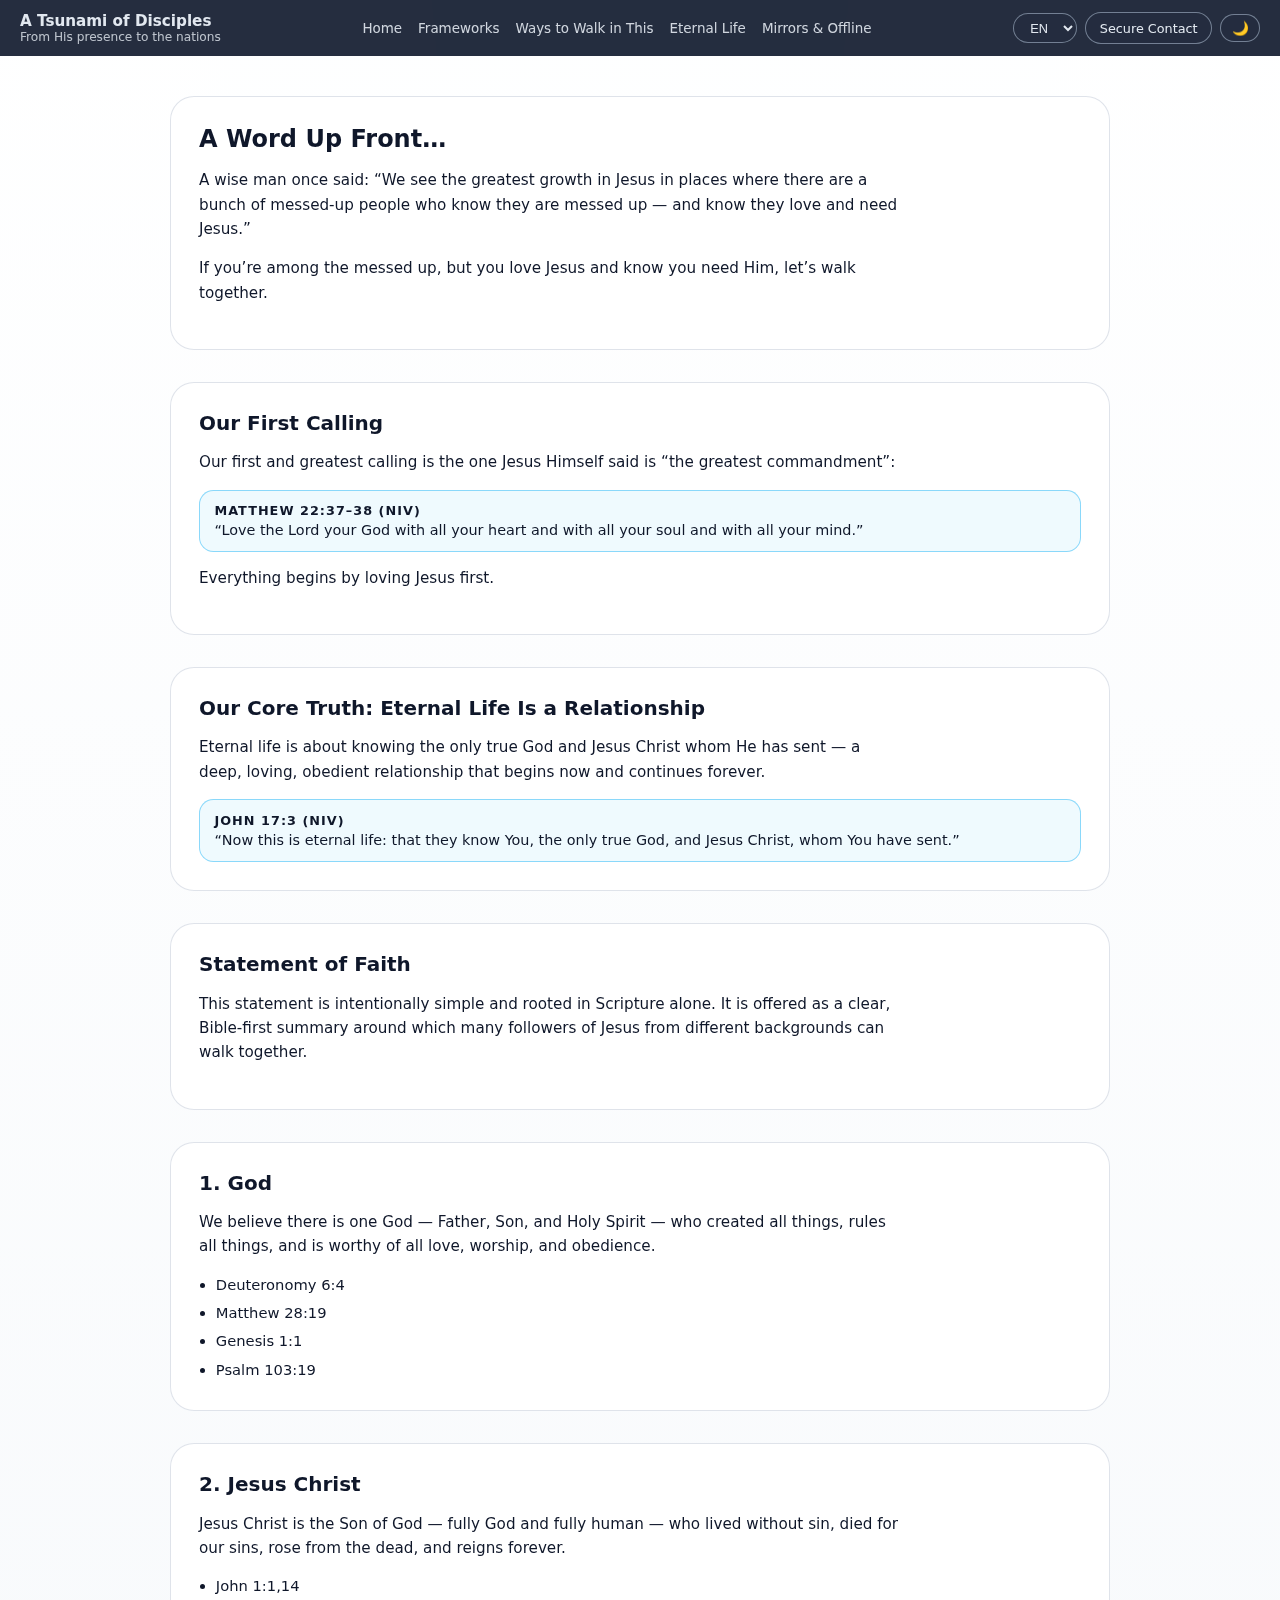
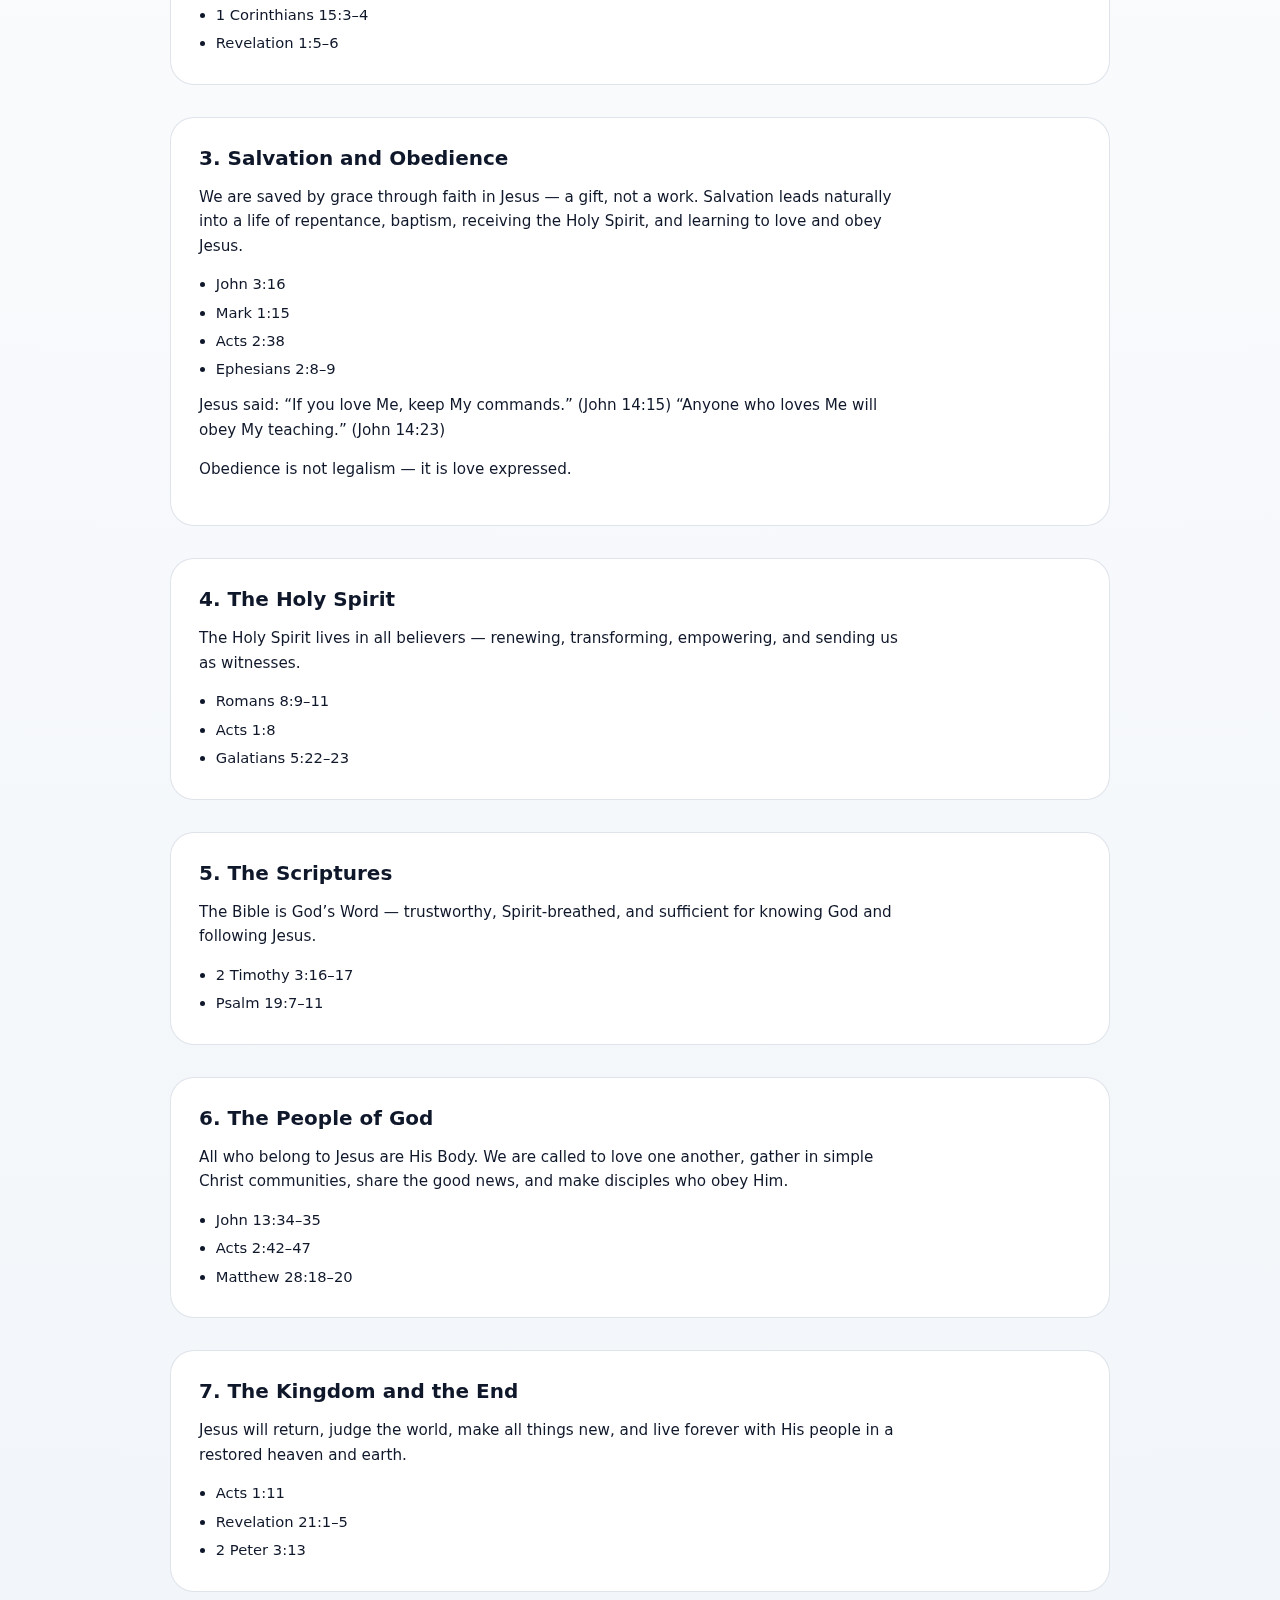
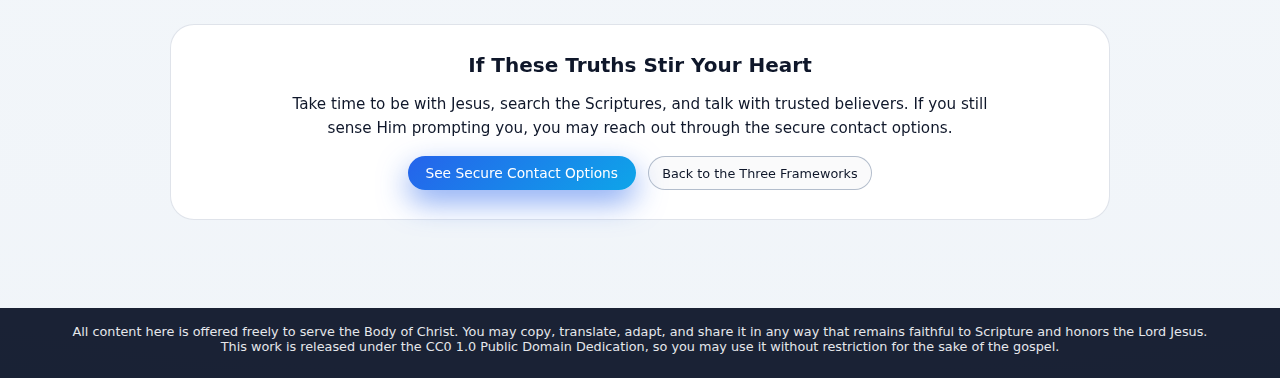
<file: 4.html>
<!DOCTYPE html>
<html lang="en">
<head>
  <meta charset="UTF-8" />
  <title>Statement of Faith – Tsunami Unleashed</title>
  <meta name="viewport" content="width=device-width, initial-scale=1" />
  <meta
    name="description"
    content="A simple, Bible-rooted statement of faith centered on eternal life as knowing, loving, and obeying Jesus."
  />
  <link rel="stylesheet" href="styles.css" />
</head>
<body>
  <header>
    <nav class="nav">
      <div class="nav-left">
        <div class="nav-title-wrap">
          <div class="nav-title">A Tsunami of Disciples</div>
          <div class="nav-subtitle">From His presence to the nations</div>
        </div>
      </div>
      <div class="nav-links">
        <a href="index.html#top">Home</a>
        <a href="index.html#frameworks">Frameworks</a>
        <a href="index.html#roles">Ways to Walk in This</a>
        <a href="index.html#eternal-life">Eternal Life</a>
        <a href="index.html#resilience">Mirrors &amp; Offline</a>
      </div>
      <div class="nav-cta">
        <select id="lang-switch" class="btn-ghost" style="padding:0.35rem 0.75rem; font-size:0.8rem;">
          <option value="en">EN</option>
          <option value="hi">HI</option>
        </select>
        <a class="btn-ghost" href="index.html#contact">Secure Contact</a>
        <button class="btn-icon" id="theme-toggle" aria-label="Toggle dark mode">🌙</button>
      </div>
    </nav>
  </header>

  <div class="page-shell">
    <main class="inner">

      <!-- OPENING SECTION -->
      <section class="section-block">
        <h1 class="page-heading">A Word Up Front…</h1>
        <p class="section-intro">
          A wise man once said: “We see the greatest growth in Jesus in places where there are a bunch of messed-up people
          who know they are messed up — and know they love and need Jesus.”
        </p>
        <p class="section-intro">
          If you’re among the messed up, but you love Jesus and know you need Him, let’s walk together.
        </p>
      </section>

      <!-- FIRST CALLING -->
      <section class="section-block">
        <h2 class="section-heading">Our First Calling</h2>
        <p class="section-intro">
          Our first and greatest calling is the one Jesus Himself said is “the greatest commandment”:
        </p>

        <div class="scripture-callout">
          <div class="scripture-ref">Matthew 22:37–38 (NIV)</div>
          <div>
            “Love the Lord your God with all your heart and with all your soul and with all your mind.”
          </div>
        </div>

        <p class="section-intro" style="margin-top:0.85rem;">
          Everything begins by loving Jesus first.
        </p>
      </section>

      <!-- CORE TRUTH -->
      <section class="section-block">
        <h2 class="section-heading">Our Core Truth: Eternal Life Is a Relationship</h2>
        <p class="section-intro">
          Eternal life is about knowing the only true God and Jesus Christ whom He has sent — a deep, loving,
          obedient relationship that begins now and continues forever.
        </p>

        <div class="scripture-callout">
          <div class="scripture-ref">John 17:3 (NIV)</div>
          <div>
            “Now this is eternal life: that they know You, the only true God, and Jesus Christ, whom You have sent.”
          </div>
        </div>
      </section>

      <!-- STATEMENT INTRO -->
      <section class="section-block">
        <h2 class="section-heading">Statement of Faith</h2>
        <p class="section-intro">
          This statement is intentionally simple and rooted in Scripture alone. It is offered as a clear, Bible-first
          summary around which many followers of Jesus from different backgrounds can walk together.
        </p>
      </section>

      <!-- 1. GOD -->
      <section class="section-block">
        <h2 class="section-heading">1. God</h2>
        <p class="section-intro">
          We believe there is one God — Father, Son, and Holy Spirit — who created all things, rules all things,
          and is worthy of all love, worship, and obedience.
        </p>
        <ul class="section-list">
          <li>Deuteronomy 6:4</li>
          <li>Matthew 28:19</li>
          <li>Genesis 1:1</li>
          <li>Psalm 103:19</li>
        </ul>
      </section>

      <!-- 2. JESUS CHRIST -->
      <section class="section-block">
        <h2 class="section-heading">2. Jesus Christ</h2>
        <p class="section-intro">
          Jesus Christ is the Son of God — fully God and fully human — who lived without sin, died for our sins,
          rose from the dead, and reigns forever.
        </p>
        <ul class="section-list">
          <li>John 1:1,14</li>
          <li>1 Corinthians 15:3–4</li>
          <li>Revelation 1:5–6</li>
        </ul>
      </section>

      <!-- 3. SALVATION & OBEDIENCE -->
      <section class="section-block">
        <h2 class="section-heading">3. Salvation and Obedience</h2>
        <p class="section-intro">
          We are saved by grace through faith in Jesus — a gift, not a work. Salvation leads naturally into a life
          of repentance, baptism, receiving the Holy Spirit, and learning to love and obey Jesus.
        </p>

        <ul class="section-list">
          <li>John 3:16</li>
          <li>Mark 1:15</li>
          <li>Acts 2:38</li>
          <li>Ephesians 2:8–9</li>
        </ul>

        <p class="section-intro" style="margin-top:0.75rem;">
          Jesus said:  
          “If you love Me, keep My commands.” (John 14:15)  
          “Anyone who loves Me will obey My teaching.” (John 14:23)
        </p>

        <p class="section-intro" style="margin-top:0.75rem;">
          Obedience is not legalism — it is love expressed.
        </p>
      </section>

      <!-- 4. HOLY SPIRIT -->
      <section class="section-block">
        <h2 class="section-heading">4. The Holy Spirit</h2>
        <p class="section-intro">
          The Holy Spirit lives in all believers — renewing, transforming, empowering, and sending us as witnesses.
        </p>
        <ul class="section-list">
          <li>Romans 8:9–11</li>
          <li>Acts 1:8</li>
          <li>Galatians 5:22–23</li>
        </ul>
      </section>

      <!-- 5. SCRIPTURES -->
      <section class="section-block">
        <h2 class="section-heading">5. The Scriptures</h2>
        <p class="section-intro">
          The Bible is God’s Word — trustworthy, Spirit-breathed, and sufficient for knowing God and following Jesus.
        </p>
        <ul class="section-list">
          <li>2 Timothy 3:16–17</li>
          <li>Psalm 19:7–11</li>
        </ul>
      </section>

      <!-- 6. PEOPLE OF GOD -->
      <section class="section-block">
        <h2 class="section-heading">6. The People of God</h2>
        <p class="section-intro">
          All who belong to Jesus are His Body. We are called to love one another, gather in simple Christ communities,
          share the good news, and make disciples who obey Him.
        </p>
        <ul class="section-list">
          <li>John 13:34–35</li>
          <li>Acts 2:42–47</li>
          <li>Matthew 28:18–20</li>
        </ul>
      </section>

      <!-- 7. KINGDOM & END -->
      <section class="section-block">
        <h2 class="section-heading">7. The Kingdom and the End</h2>
        <p class="section-intro">
          Jesus will return, judge the world, make all things new, and live forever with His people in a restored
          heaven and earth.
        </p>
        <ul class="section-list">
          <li>Acts 1:11</li>
          <li>Revelation 21:1–5</li>
          <li>2 Peter 3:13</li>
        </ul>
      </section>

      <!-- CTA -->
      <section class="section-block cta-section">
        <h2 class="section-heading">If These Truths Stir Your Heart</h2>
        <p class="section-intro" style="margin-left:auto;margin-right:auto;">
          Take time to be with Jesus, search the Scriptures, and talk with trusted believers.  
          If you still sense Him prompting you, you may reach out through the secure contact options.
        </p>
        <div class="cta-buttons">
          <a class="btn btn-primary" href="index.html#contact">See Secure Contact Options</a>
          <a class="btn btn-ghost" href="index.html#frameworks">Back to the Three Frameworks</a>
        </div>
      </section>

    </main>
  </div>

  <footer>
    <span>
    All content here is offered freely to serve the Body of Christ. You may copy, translate, adapt,
    and share it in any way that remains faithful to Scripture and honors the Lord Jesus.
    </br>This work is released under the CC0 1.0 Public Domain Dedication, so you may use it without
    restriction for the sake of the gospel.
    </span>
  </footer>

  <script src="js/i18n.js"></script>
  <script>
    (function() {
      var stored = null;
      try { stored = localStorage.getItem("tu-theme"); } catch (e) {}
      if (stored === "dark") document.body.classList.add("dark");
      var btn = document.getElementById("theme-toggle");
      function syncIcon() {
        btn.textContent = document.body.classList.contains("dark") ? "☀️" : "🌙";
      }
      syncIcon();
      btn.addEventListener("click", function () {
        document.body.classList.toggle("dark");
        syncIcon();
        try {
          localStorage.setItem("tu-theme",
            document.body.classList.contains("dark") ? "dark" : "light");
        } catch (e) {}
      });
    })();
  </script>
</body>
</html>
</file>
<file: styles.css>
*,
*::before,
*::after {
  box-sizing: border-box;
}

html, body {
  margin: 0;
  padding: 0;
  font-family: system-ui, -apple-system, BlinkMacSystemFont, "Segoe UI", sans-serif;
  /* Softer overall background – no super-dark bottom */
  background: radial-gradient(circle at top, #e0f2fe 0, #f8fafc 55%, #dbeafe 100%);
  color: #0f172a;
}

body.dark {
  /* Dark mode still dark, but not pitch-black gradient */
  background: radial-gradient(circle at top, #020617 0, #020617 40%, #111827 100%);
  color: #e5e7eb;
}

a {
  color: inherit;
  text-decoration: none;
}

.nav {
  position: sticky;
  top: 0;
  z-index: 20;
  display: flex;
  align-items: center;
  justify-content: space-between;
  padding: 0.75rem 1.25rem;
  background: rgba(15, 23, 42, 0.9);
  color: #e2e8f0;
  backdrop-filter: blur(18px);
}

.nav-left {
  display: flex;
  align-items: center;
  gap: 0.75rem;
}

.nav-title-wrap {
  display: flex;
  flex-direction: column;
}

.nav-title {
  font-weight: 600;
  font-size: 0.95rem;
}

.nav-subtitle {
  font-size: 0.76rem;
  opacity: 0.8;
}

.nav-links {
  display: flex;
  gap: 1rem;
  font-size: 0.84rem;
}

.nav-links a {
  opacity: 0.9;
}

.nav-links a:hover {
  opacity: 1;
  text-decoration: underline;
}

.nav-cta {
  display: flex;
  align-items: center;
  gap: 0.5rem;
}

.page-shell {
  min-height: 100vh;
  /* Light, readable backdrop for all content */
  background: linear-gradient(to bottom, rgba(255,255,255,0.98), rgba(241,245,249,0.98));
}

.inner {
  max-width: 980px;
  margin: 0 auto;
  padding: 2.5rem 1.25rem 3.5rem;
}

.hero {
  padding: 2.25rem 1.75rem;
  border-radius: 1.75rem;
  background: radial-gradient(circle at top left, rgba(59, 130, 246, 0.14), transparent 55%),
              radial-gradient(circle at bottom right, rgba(16, 185, 129, 0.16), transparent 55%);
  border: 1px solid rgba(148, 163, 184, 0.5);
  box-shadow:
    0 18px 45px rgba(15, 23, 42, 0.35),
    0 0 0 1px rgba(148, 163, 184, 0.25);
  backdrop-filter: blur(16px);
  margin-bottom: 2.5rem;
}

.hero-tag {
  display: inline-flex;
  gap: 0.55rem;
  align-items: center;
  padding: 0.22rem 0.55rem;
  border-radius: 999px;
  background: rgba(15, 23, 42, 0.72);
  color: #e5e7eb;
  font-size: 0.72rem;
  margin-bottom: 0.9rem;
}

.hero-tag span:first-child {
  font-weight: 600;
  text-transform: uppercase;
  letter-spacing: 0.06em;
}

.hero-heading {
  font-size: 1.85rem;
  line-height: 1.15;
  margin: 0 0 0.75rem;
}

.hero-sub {
  font-size: 0.97rem;
  line-height: 1.6;
  color: #0f172a;
  max-width: 44rem;
}

body.dark .hero-sub {
  color: #e5e7eb;
}

.hero-actions {
  display: flex;
  flex-wrap: wrap;
  gap: 0.75rem;
  margin-top: 1.5rem;
}

.hero-note {
  margin-top: 1.35rem;
  font-size: 0.86rem;
  color: #0f172a;
  max-width: 40rem;
}

body.dark .hero-note {
  color: #e5e7eb;
}

.section-block {
  background: rgba(255, 255, 255, 0.94); /* almost solid white */
  border-radius: 1.5rem;
  padding: 1.75rem 1.75rem 1.8rem;
  border: 1px solid rgba(148, 163, 184, 0.3);
  backdrop-filter: blur(8px);
  margin-bottom: 2rem;
}

.section-heading {
  font-size: 1.25rem;
  margin: 0 0 0.45rem;
}

.section-intro {
  font-size: 0.95rem;
  line-height: 1.6;
  color: #0f172a;
  max-width: 44rem;
}

body.dark .section-intro {
  color: #e5e7eb;
}

.section-intro.small {
  font-size: 0.84rem;
}

.section-list {
  margin: 0.9rem 0 0;
  padding-left: 1.05rem;
  font-size: 0.92rem;
  line-height: 1.55;
}

.section-list li + li {
  margin-top: 0.35rem;
}

.grid-3 {
  display: grid;
  grid-template-columns: repeat(3, minmax(0, 1fr));
  gap: 1rem;
  margin-top: 1.25rem;
}

.grid-2 {
  display: grid;
  grid-template-columns: repeat(2, minmax(0, 1fr));
  gap: 1rem;
  margin-top: 1.25rem;
}

.card {
  background: rgba(15, 23, 42, 0.04);
  border-radius: 1.25rem;
  padding: 1.1rem 1.1rem 1.2rem;
  border: 1px solid rgba(148, 163, 184, 0.45);
  font-size: 0.9rem;
  line-height: 1.5;
}

.card-label {
  font-size: 0.72rem;
  letter-spacing: 0.12em;
  text-transform: uppercase;
  color: #6b7280;
  margin-bottom: 0.3rem;
}

.card-title {
  font-weight: 600;
  margin-bottom: 0.4rem;
}

.btn {
  display: inline-flex;
  align-items: center;
  justify-content: center;
  padding: 0.55rem 1.1rem;
  border-radius: 999px;
  border: none;
  cursor: pointer;
  font-size: 0.86rem;
  font-weight: 500;
}

.btn-primary {
  background: linear-gradient(135deg, #2563eb, #0ea5e9);
  color: white;
  box-shadow: 0 12px 30px rgba(37, 99, 235, 0.55);
}

.btn-primary:hover {
  filter: brightness(1.05);
}

.btn-ghost {
  border-radius: 999px;
  border: 1px solid rgba(148, 163, 184, 0.7);
  background: rgba(15, 23, 42, 0.02);
  color: inherit;
  padding: 0.45rem 0.85rem;
  font-size: 0.8rem;
}

.btn-icon {
  border-radius: 999px;
  border: 1px solid rgba(148, 163, 184, 0.7);
  background: rgba(15, 23, 42, 0.02);
  color: inherit;
  padding: 0.3rem 0.65rem;
  font-size: 0.85rem;
  cursor: pointer;
}

.page-heading {
  font-size: 1.5rem;
  margin: 0 0 0.6rem;
}

.scripture-callout {
  margin-top: 0.9rem;
  padding: 0.8rem 0.9rem;
  border-radius: 0.9rem;
  background: rgba(56, 189, 248, 0.08);
  border: 1px solid rgba(56, 189, 248, 0.55);
  font-size: 0.9rem;
}

.scripture-ref {
  font-size: 0.8rem;
  font-weight: 600;
  text-transform: uppercase;
  letter-spacing: 0.08em;
  margin-bottom: 0.25rem;
}

.cta-section {
  text-align: center;
}

.cta-buttons {
  display: flex;
  justify-content: center;
  gap: 0.75rem;
  margin-top: 1rem;
  flex-wrap: wrap;
}

.contact-options {
  display: grid;
  grid-template-columns: repeat(2, minmax(0, 1fr));
  gap: 1rem;
  margin-top: 1.25rem;
}

.contact-card {
  background: rgba(15, 23, 42, 0.04);
  border-radius: 1.25rem;
  padding: 1.1rem 1.1rem 1.2rem;
  border: 1px solid rgba(148, 163, 184, 0.45);
  font-size: 0.9rem;
  line-height: 1.5;
}

.contact-steps {
  margin: 0.6rem 0 0;
  padding-left: 1.1rem;
  font-size: 0.9rem;
}

.mono {
  font-family: ui-monospace, SFMono-Regular, Menlo, Monaco, Consolas, "Liberation Mono", "Courier New",
    monospace;
  font-size: 0.85rem;
  word-break: break-all;
}

footer {
  padding: 1rem 1.5rem 1.5rem;
  font-size: 0.8rem;
  text-align: center;
  color: #e5e7eb;
  background: rgba(15, 23, 42, 0.95);
}

code {
  font-family: ui-monospace, SFMono-Regular, Menlo, Monaco, Consolas, "Liberation Mono", "Courier New",
    monospace;
  font-size: 0.85rem;
}

/* Responsive */
@media (max-width: 800px) {
  .nav-links {
    display: none;
  }
  .grid-3 {
    grid-template-columns: 1fr;
  }
  .grid-2,
  .contact-options {
    grid-template-columns: 1fr;
  }
  .hero {
    padding: 1.75rem 1.25rem;
  }
}

/* ----------------------------- */
/* DARK MODE FIXES (IMPORTANT!) */
/* ----------------------------- */

body.dark .page-shell {
  background: linear-gradient(to bottom, #0f172a 0%, #1e293b 40%, #0f172a 100%);
}

body.dark .section-block {
  background: rgba(30, 41, 59, 0.92); /* slate-800 with slight transparency */
  color: #e5e7eb; /* text-slate-200 */
  border-color: rgba(148, 163, 184, 0.35);
}

body.dark h1,
body.dark h2,
body.dark h3,
body.dark h4,
body.dark h5,
body.dark h6 {
  color: #f1f5f9; /* text-slate-100 */
}

body.dark p,
body.dark li,
body.dark .section-intro {
  color: #e2e8f0; /* text-slate-200 */
}

body.dark nav,
body.dark .nav a {
  color: #e2e8f0;
}

body.dark .nav a:hover {
  color: #f8fafc;
}

body.dark .scripture-callout {
  background: rgba(51, 65, 85, 0.55); /* slate-700-ish */
  border-color: rgba(148, 163, 184, 0.35);
  color: #f1f5f9;
}

body.dark footer {
  background: #000;
  color: #e5e7eb;
}
</file>
